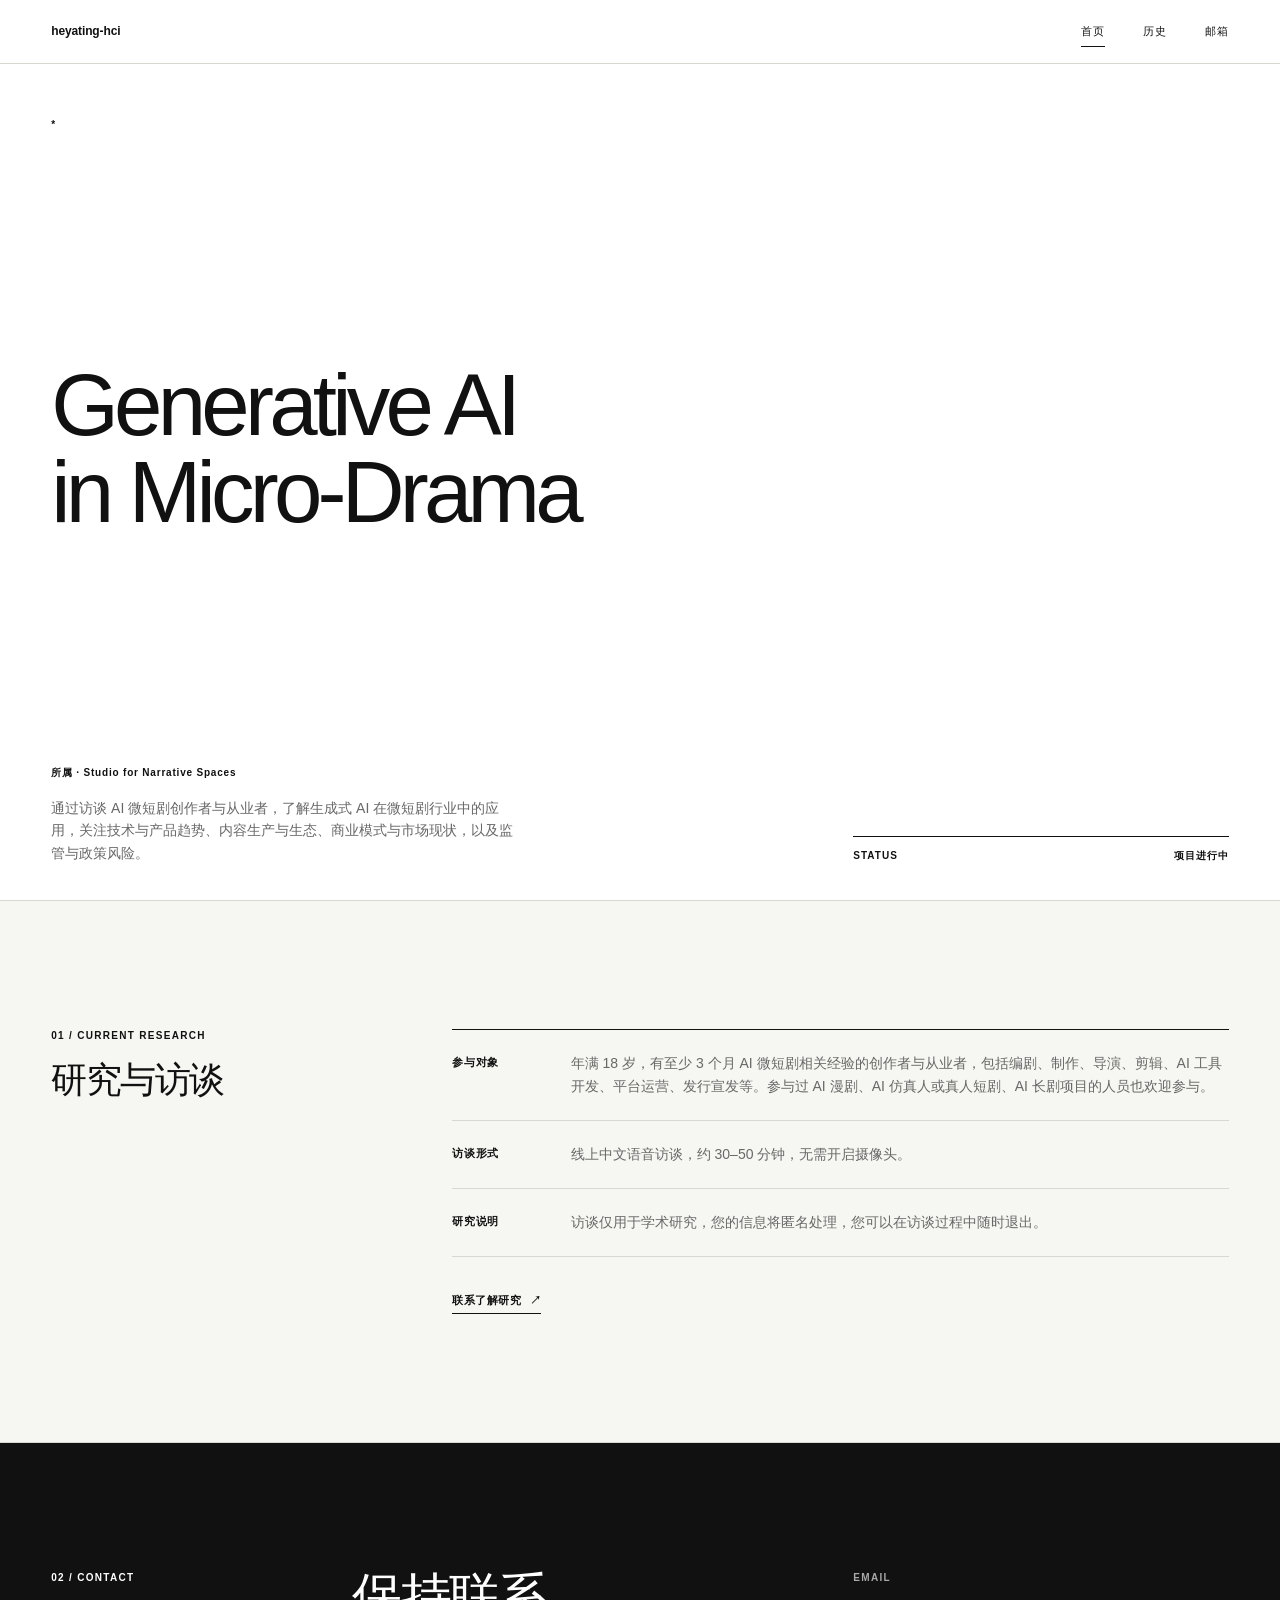
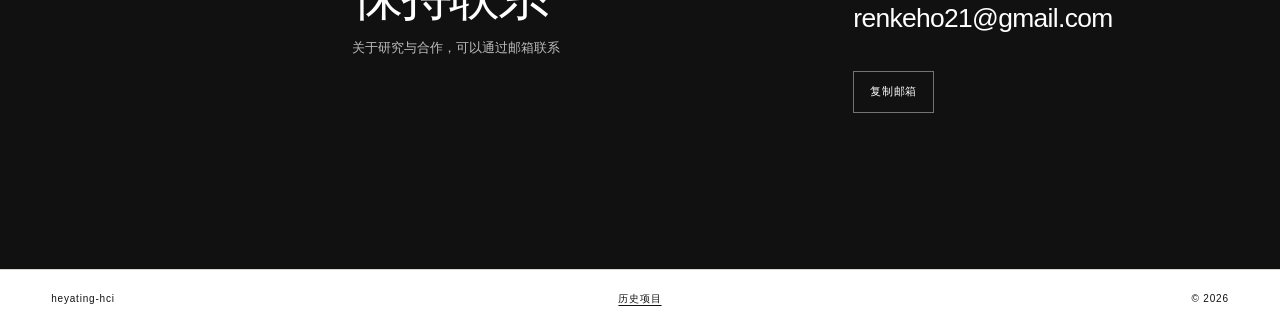
<file: index.html>
<!DOCTYPE html>
<html lang="zh-CN">
  <head>
    <meta charset="utf-8">
    <meta name="viewport" content="width=device-width, initial-scale=1">
    <meta name="description" content="Generative AI in Micro-Drama，Studio for Narrative Spaces 正在进行的学术研究，关注生成式 AI 在微短剧行业中的应用与从业者经验。">
    <meta name="referrer" content="no-referrer">
    <meta name="theme-color" content="#ffffff">
    <link rel="canonical" href="https://renke21.github.io/Data-Research-Network-hyt/">

    <meta property="og:type" content="website">
    <meta property="og:locale" content="zh_CN">
    <meta property="og:site_name" content="heyating-hci">
    <meta property="og:title" content="Generative AI in Micro-Drama｜heyating-hci">
    <meta property="og:description" content="Studio for Narrative Spaces 进行中的研究，关注 AI 微短剧的技术趋势、内容生产、行业生态与从业者经验。">
    <meta property="og:url" content="https://renke21.github.io/Data-Research-Network-hyt/">
    <meta property="og:image" content="https://renke21.github.io/Data-Research-Network-hyt/assets/og-home-2026.png">
    <meta property="og:image:alt" content="heyating-hci，Work in Progress">
    <meta name="twitter:card" content="summary_large_image">
    <meta name="twitter:image" content="https://renke21.github.io/Data-Research-Network-hyt/assets/og-home-2026.png">

    <title>Generative AI in Micro-Drama｜heyating-hci</title>
    <link rel="stylesheet" href="styles.css?v=20261111">
    <script src="site-config.js?v=20260811b" defer></script>
    <script src="script.js?v=20260811b" defer></script>
  </head>

  <body class="current-research">
    <a class="skip-link" href="#main">跳到主要内容</a>

    <header class="site-header">
      <div class="shell nav-layout">
        <a class="wordmark" href="index.html" aria-label="heyating-hci 首页">heyating-hci</a>
        <nav class="site-nav" aria-label="主要导航">
          <a href="index.html" aria-current="page">首页</a>
          <a href="history.html">历史</a>
          <a href="#contact">邮箱</a>
        </nav>
      </div>
    </header>

    <main id="main">
      <section class="home-hero" aria-labelledby="home-title">
        <div class="shell home-grid">
          <p class="eyebrow">*</p>

          <h1 id="home-title">
            Generative AI<br>in Micro-Drama
          </h1>

          <div class="home-intro">
            <p class="studio-credit">所属 · Studio for Narrative Spaces</p>
            <p>通过访谈 AI 微短剧创作者与从业者，了解生成式 AI 在微短剧行业中的应用，关注技术与产品趋势、内容生产与生态、商业模式与市场现状，以及监管与政策风险。</p>
          </div>

          <div class="home-status">
            <span>STATUS</span>
            <span>项目进行中</span>
          </div>
        </div>
      </section>

      <section class="project-section project-section-muted" aria-labelledby="research-title">
        <div class="shell project-section-grid">
          <div class="project-section-heading">
            <p class="section-index">01 / CURRENT RESEARCH</p>
            <h2 id="research-title">研究与访谈</h2>
          </div>

          <div class="project-content">
            <dl class="research-facts">
              <div>
                <dt>参与对象</dt>
                <dd>年满 18 岁，有至少 3 个月 AI 微短剧相关经验的创作者与从业者，包括编剧、制作、导演、剪辑、AI 工具开发、平台运营、发行宣发等。参与过 AI 漫剧、AI 仿真人或真人短剧、AI 长剧项目的人员也欢迎参与。</dd>
              </div>
              <div>
                <dt>访谈形式</dt>
                <dd>线上中文语音访谈，约 30–50 分钟，无需开启摄像头。</dd>
              </div>
              <div>
                <dt>研究说明</dt>
                <dd>访谈仅用于学术研究，您的信息将匿名处理，您可以在访谈过程中随时退出。</dd>
              </div>
            </dl>
            <a class="arrow-link" href="#contact">联系了解研究 <span aria-hidden="true">↗</span></a>
          </div>
        </div>
      </section>

      <section class="contact-band" id="contact" aria-labelledby="contact-title">
        <div class="shell contact-grid">
          <p class="section-index">02 / CONTACT</p>

          <div class="contact-copy">
            <h2 id="contact-title">保持联系</h2>
            <p>关于研究与合作，可以通过邮箱联系</p>
          </div>

          <div class="email-block">
            <span class="email-label">EMAIL</span>
            <strong class="email-address" data-contact-value="email">renkeho21@gmail.com</strong>
            <button class="copy-button" type="button" data-copy-contact="email">复制邮箱</button>
            <p class="copy-status" data-contact-status role="status" aria-live="polite" aria-atomic="true"></p>
          </div>
        </div>
      </section>
    </main>

    <footer class="site-footer">
      <div class="shell footer-layout">
        <p>heyating-hci</p>
        <a href="history.html">历史项目</a>
        <p>© <span data-current-year></span></p>
      </div>
    </footer>
  </body>
</html>
</file>
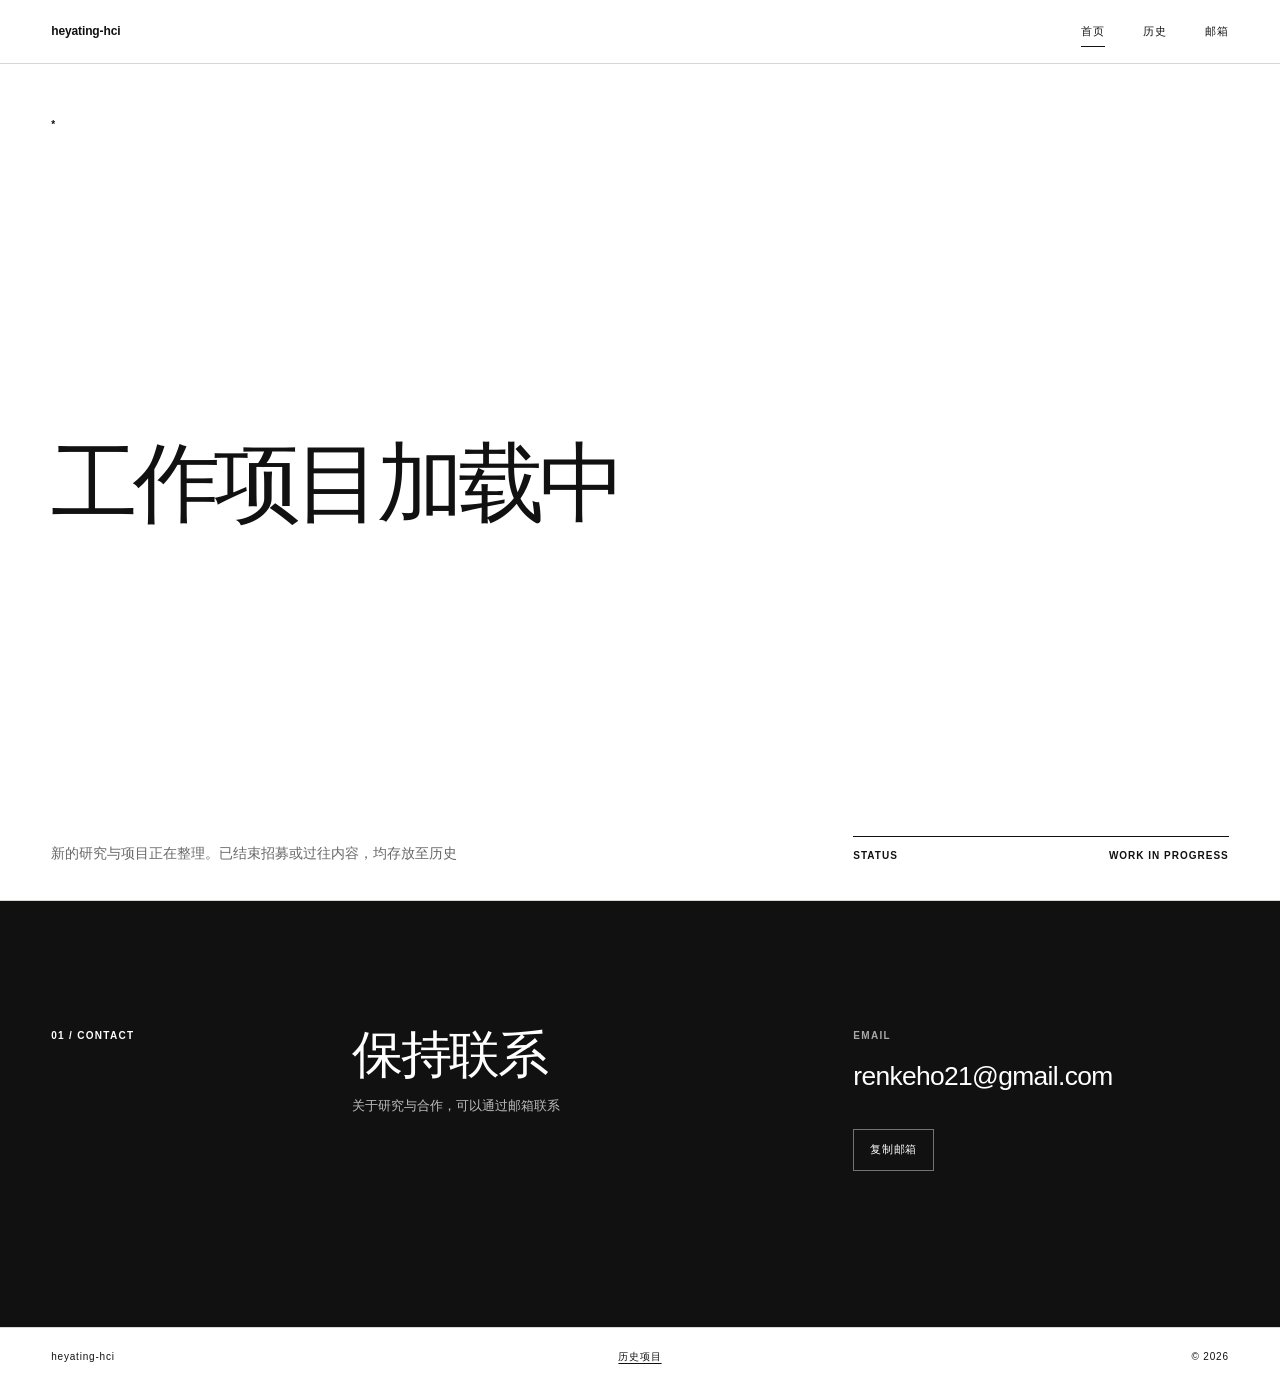
<file: backups/homepage-2026-11-11/index.html>
<!DOCTYPE html>
<html lang="zh-CN">
  <head>
    <meta charset="utf-8">
    <meta name="viewport" content="width=device-width, initial-scale=1">
    <meta name="description" content="heyating-hci 的 HCI 研究与项目页面 新的工作项目正在整理中">
    <meta name="referrer" content="no-referrer">
    <meta name="theme-color" content="#ffffff">
    <link rel="canonical" href="https://renke21.github.io/Data-Research-Network-hyt/">

    <meta property="og:type" content="website">
    <meta property="og:locale" content="zh_CN">
    <meta property="og:site_name" content="heyating-hci">
    <meta property="og:title" content="heyating-hci｜工作项目加载中">
    <meta property="og:description" content="HCI 研究、进行中的工作与历史项目记录。">
    <meta property="og:url" content="https://renke21.github.io/Data-Research-Network-hyt/">
    <meta property="og:image" content="https://renke21.github.io/Data-Research-Network-hyt/assets/og-home-2026.png">
    <meta property="og:image:alt" content="heyating-hci 工作项目加载中">
    <meta name="twitter:card" content="summary_large_image">
    <meta name="twitter:image" content="https://renke21.github.io/Data-Research-Network-hyt/assets/og-home-2026.png">

    <title>heyating-hci｜工作项目加载中</title>
    <link rel="stylesheet" href="styles.css?v=20260812">
    <script src="site-config.js?v=20260811b" defer></script>
    <script src="script.js?v=20260811b" defer></script>
  </head>

  <body>
    <a class="skip-link" href="#main">跳到主要内容</a>

    <header class="site-header">
      <div class="shell nav-layout">
        <a class="wordmark" href="index.html" aria-label="heyating-hci 首页">heyating-hci</a>
        <nav class="site-nav" aria-label="主要导航">
          <a href="index.html" aria-current="page">首页</a>
          <a href="history.html">历史</a>
          <a href="#contact">邮箱</a>
        </nav>
      </div>
    </header>

    <main id="main">
      <section class="home-hero" aria-labelledby="home-title">
        <div class="shell home-grid">
          <p class="eyebrow">*</p>

          <h1 id="home-title">
            工作项目加载中
            <span class="loading-face" aria-hidden="true">
              <span class="face face-normal">·_·</span>
              <span class="face face-blink">-_-</span>
              <span class="face face-smile">·ᴗ·</span>
            </span>
          </h1>

          <p class="home-intro">
            新的研究与项目正在整理。已结束招募或过往内容，均存放至历史
          </p>

          <div class="home-status">
            <span>STATUS</span>
            <span>WORK IN PROGRESS</span>
          </div>
        </div>
      </section>

      <section class="contact-band" id="contact" aria-labelledby="contact-title">
        <div class="shell contact-grid">
          <p class="section-index">01 / CONTACT</p>

          <div class="contact-copy">
            <h2 id="contact-title">保持联系</h2>
            <p>关于研究与合作，可以通过邮箱联系</p>
          </div>

          <div class="email-block">
            <span class="email-label">EMAIL</span>
            <strong class="email-address" data-contact-value="email">renkeho21@gmail.com</strong>
            <button class="copy-button" type="button" data-copy-contact="email">复制邮箱</button>
            <p class="copy-status" data-contact-status role="status" aria-live="polite" aria-atomic="true"></p>
          </div>
        </div>
      </section>
    </main>

    <footer class="site-footer">
      <div class="shell footer-layout">
        <p>heyating-hci</p>
        <a href="history.html">历史项目</a>
        <p>© <span data-current-year></span></p>
      </div>
    </footer>
  </body>
</html>
</file>
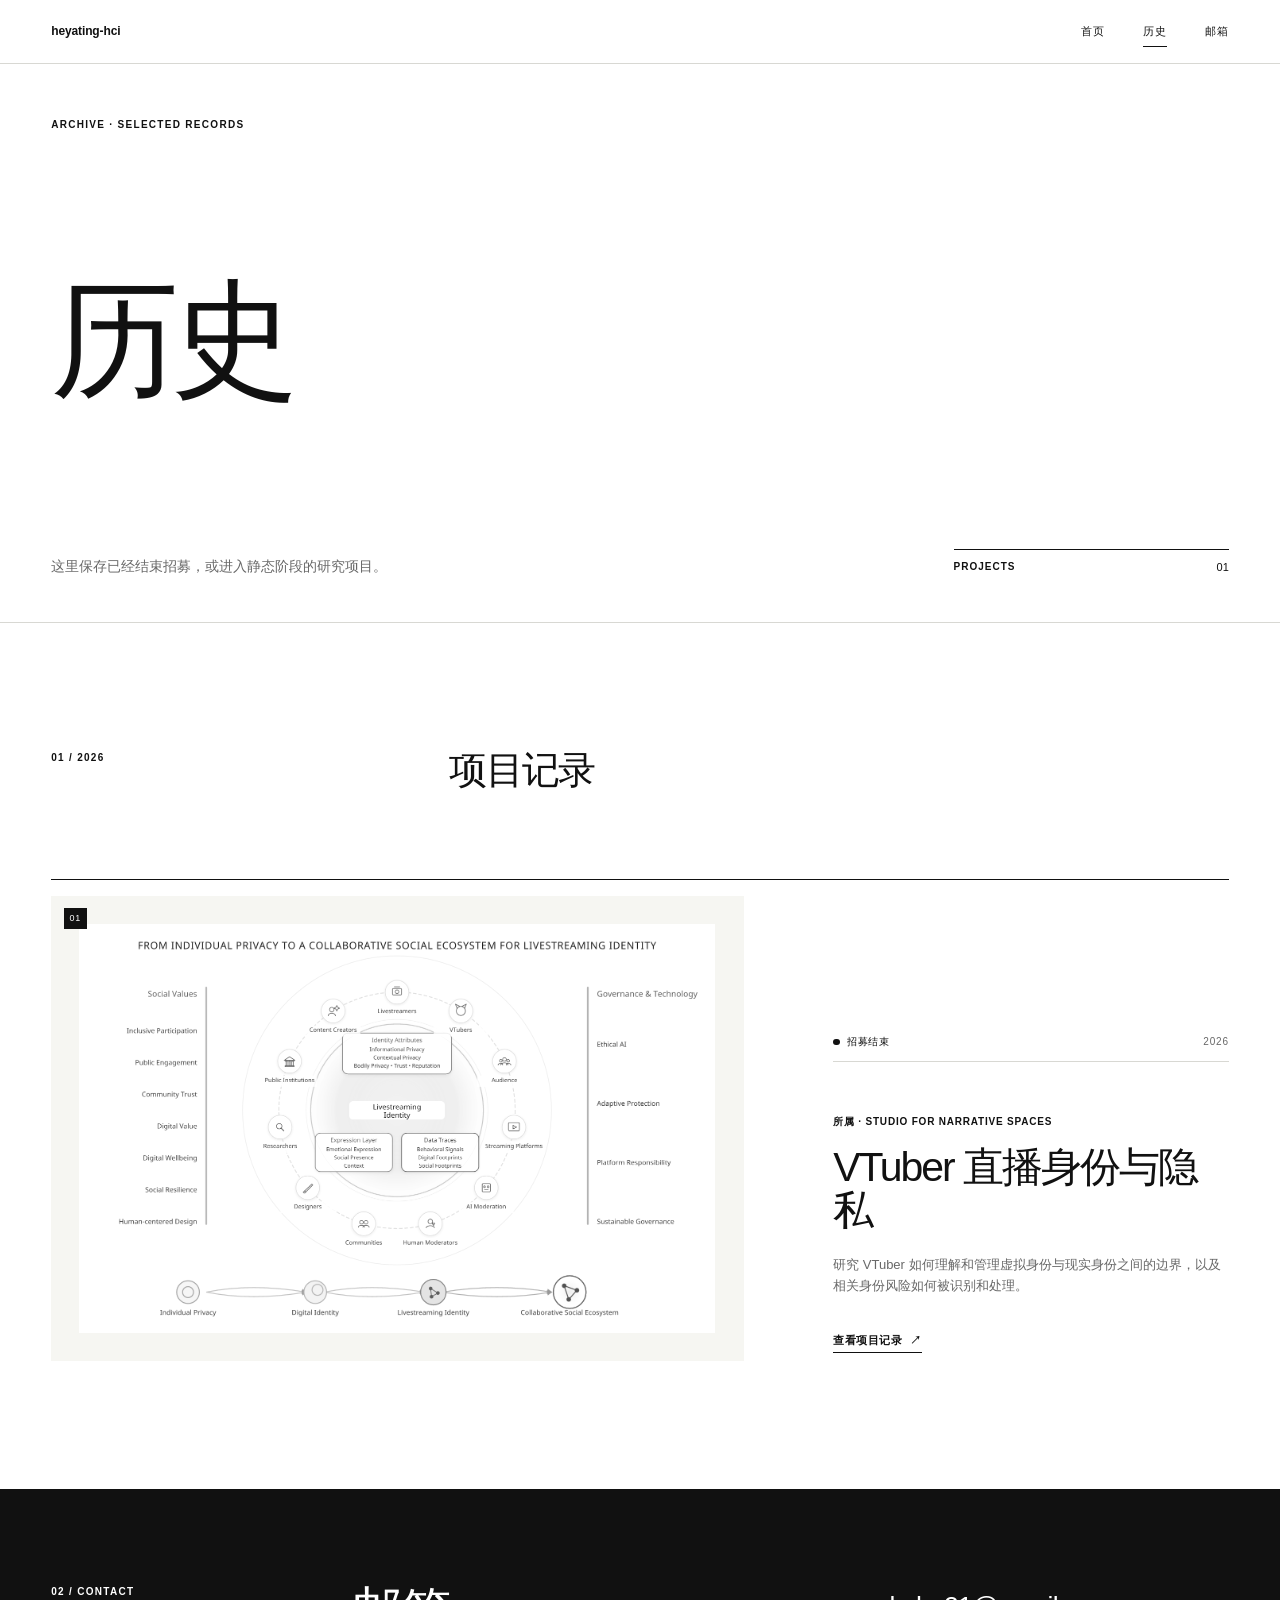
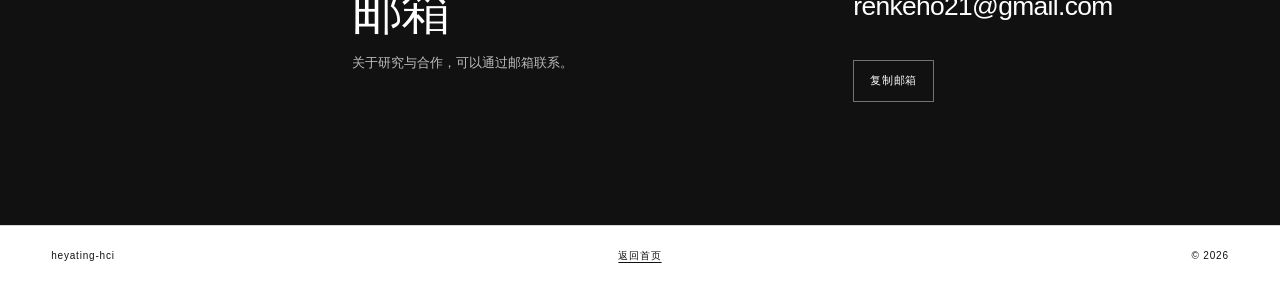
<file: history.html>
<!DOCTYPE html>
<html lang="zh-CN">
  <head>
    <meta charset="utf-8">
    <meta name="viewport" content="width=device-width, initial-scale=1">
    <meta name="description" content="heyating-hci 的历史项目集合，保存已经结束招募或进入静态阶段的 HCI 研究。">
    <meta name="referrer" content="no-referrer">
    <meta name="theme-color" content="#ffffff">
    <link rel="canonical" href="https://renke21.github.io/Data-Research-Network-hyt/history.html">

    <meta property="og:type" content="website">
    <meta property="og:locale" content="zh_CN">
    <meta property="og:site_name" content="heyating-hci">
    <meta property="og:title" content="历史项目｜heyating-hci">
    <meta property="og:description" content="已经结束招募或进入静态阶段的 HCI 研究记录。">
    <meta property="og:url" content="https://renke21.github.io/Data-Research-Network-hyt/history.html">
    <meta property="og:image" content="https://renke21.github.io/Data-Research-Network-hyt/assets/og-home-2026.png">
    <meta property="og:image:alt" content="heyating-hci 历史项目">
    <meta name="twitter:card" content="summary_large_image">

    <title>历史项目｜heyating-hci</title>
    <link rel="stylesheet" href="styles.css?v=20260811b">
    <script src="site-config.js?v=20260811b" defer></script>
    <script src="script.js?v=20260811b" defer></script>
  </head>

  <body>
    <a class="skip-link" href="#main">跳到主要内容</a>

    <header class="site-header">
      <div class="shell nav-layout">
        <a class="wordmark" href="index.html" aria-label="heyating-hci 首页">heyating-hci</a>
        <nav class="site-nav" aria-label="主要导航">
          <a href="index.html">首页</a>
          <a href="history.html" aria-current="page">历史</a>
          <a href="#contact">邮箱</a>
        </nav>
      </div>
    </header>

    <main id="main">
      <section class="archive-hero" aria-labelledby="archive-title">
        <div class="shell archive-hero-grid">
          <p class="eyebrow">ARCHIVE · SELECTED RECORDS</p>
          <h1 id="archive-title">历史</h1>
          <p class="archive-intro">
            这里保存已经结束招募，或进入静态阶段的研究项目。
          </p>
          <p class="archive-count"><span>PROJECTS</span> 01</p>
        </div>
      </section>

      <section class="archive-list" aria-labelledby="archive-list-title">
        <div class="shell">
          <div class="archive-list-heading">
            <p class="section-index">01 / 2026</p>
            <h2 id="archive-list-title">项目记录</h2>
          </div>

          <article class="archive-card">
            <a class="archive-image-link" href="vtuber-identity-study.html" aria-label="查看 VTuber 直播身份与隐私研究记录">
              <img
                src="assets/livestreaming-identity-ecosystem.png"
                alt="直播身份协作式社会生态研究框架预览"
                width="1600"
                height="1029"
              >
              <span class="image-number" aria-hidden="true">01</span>
            </a>

            <div class="archive-card-copy">
              <div class="archive-meta">
                <span class="status-label">招募结束</span>
                <span>2026</span>
              </div>

              <p class="studio-credit">所属 · STUDIO FOR NARRATIVE SPACES</p>

              <h3><a href="vtuber-identity-study.html">VTuber 直播身份与隐私</a></h3>

              <p class="archive-summary">
                研究 VTuber 如何理解和管理虚拟身份与现实身份之间的边界，以及相关身份风险如何被识别和处理。
              </p>

              <a class="arrow-link" href="vtuber-identity-study.html">
                查看项目记录 <span aria-hidden="true">↗</span>
              </a>
            </div>
          </article>
        </div>
      </section>

      <section class="contact-band contact-band-compact" id="contact" aria-labelledby="contact-title">
        <div class="shell contact-grid">
          <p class="section-index">02 / CONTACT</p>
          <div class="contact-copy">
            <h2 id="contact-title">邮箱</h2>
            <p>关于研究与合作，可以通过邮箱联系。</p>
          </div>
          <div class="email-block">
            <strong class="email-address" data-contact-value="email">renkeho21@gmail.com</strong>
            <button class="copy-button" type="button" data-copy-contact="email">复制邮箱</button>
            <p class="copy-status" data-contact-status role="status" aria-live="polite" aria-atomic="true"></p>
          </div>
        </div>
      </section>
    </main>

    <footer class="site-footer">
      <div class="shell footer-layout">
        <p>heyating-hci</p>
        <a href="index.html">返回首页</a>
        <p>© <span data-current-year></span></p>
      </div>
    </footer>
  </body>
</html>
</file>
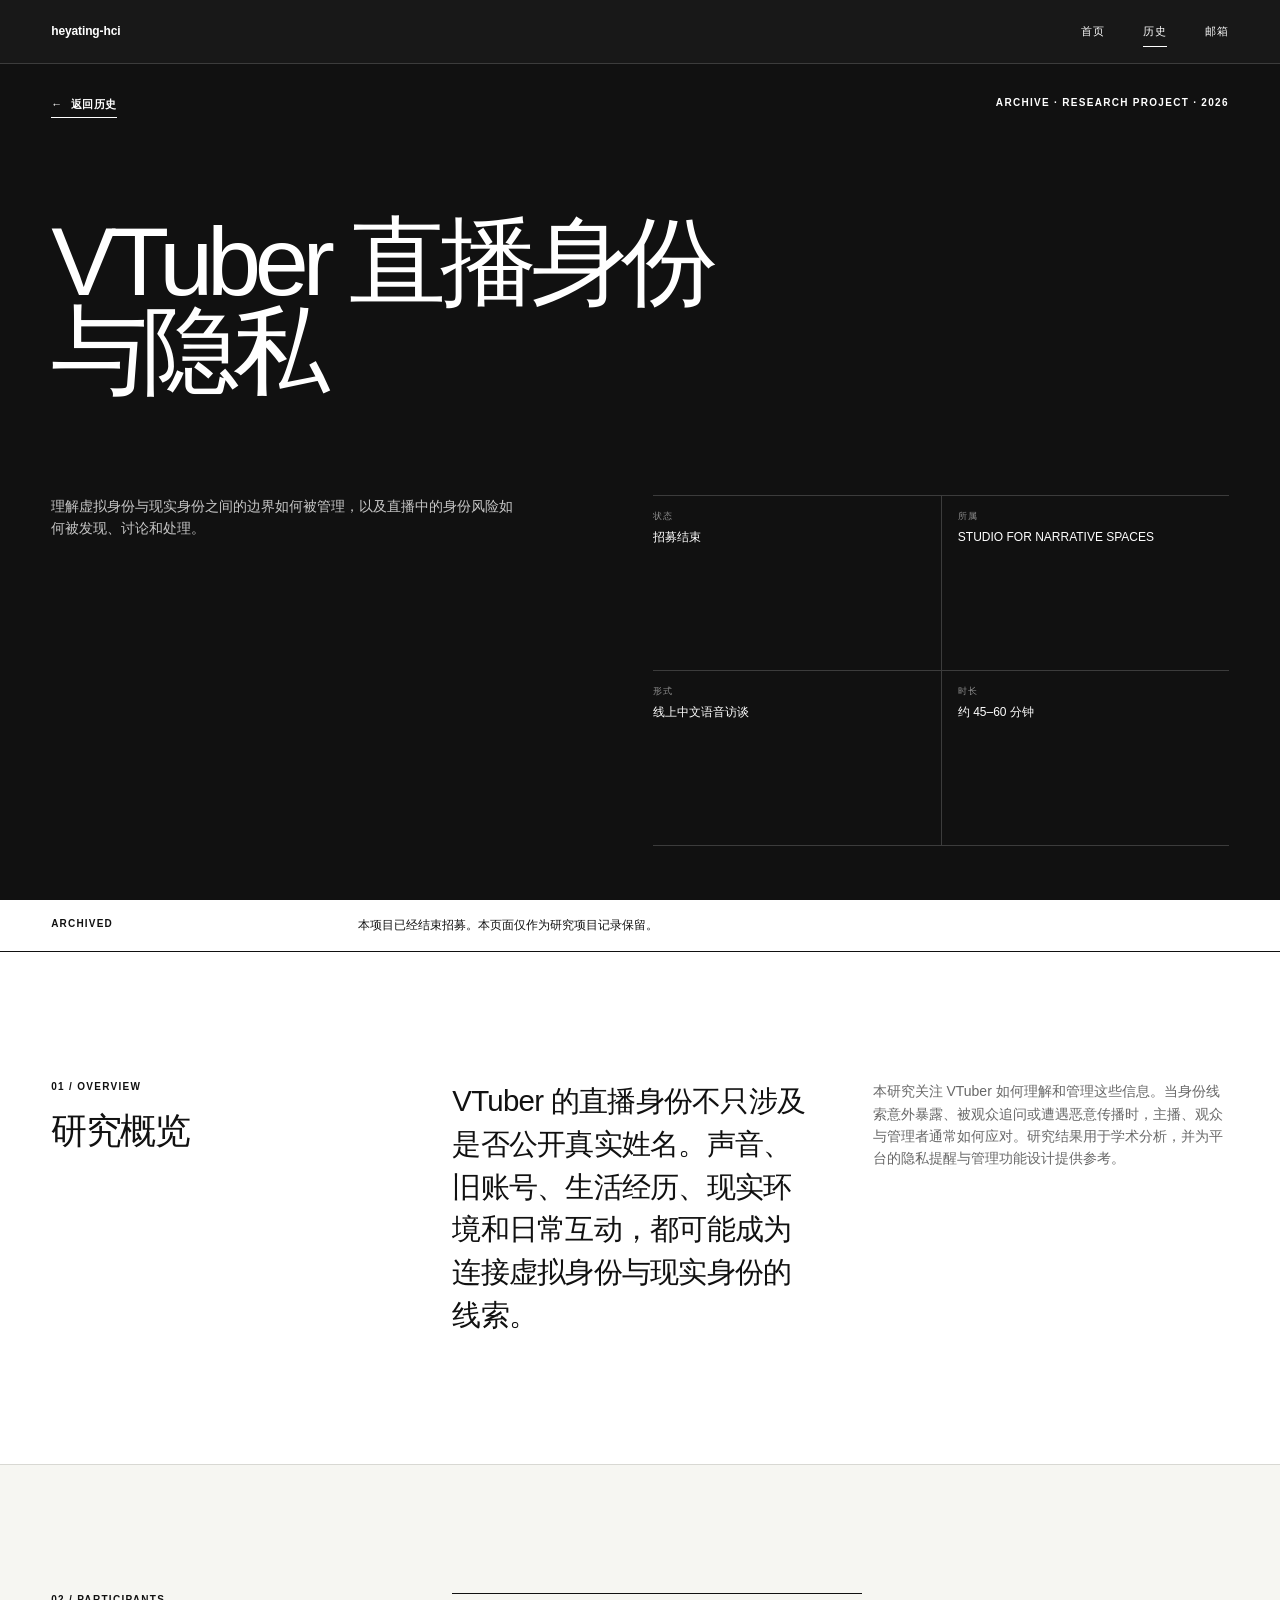
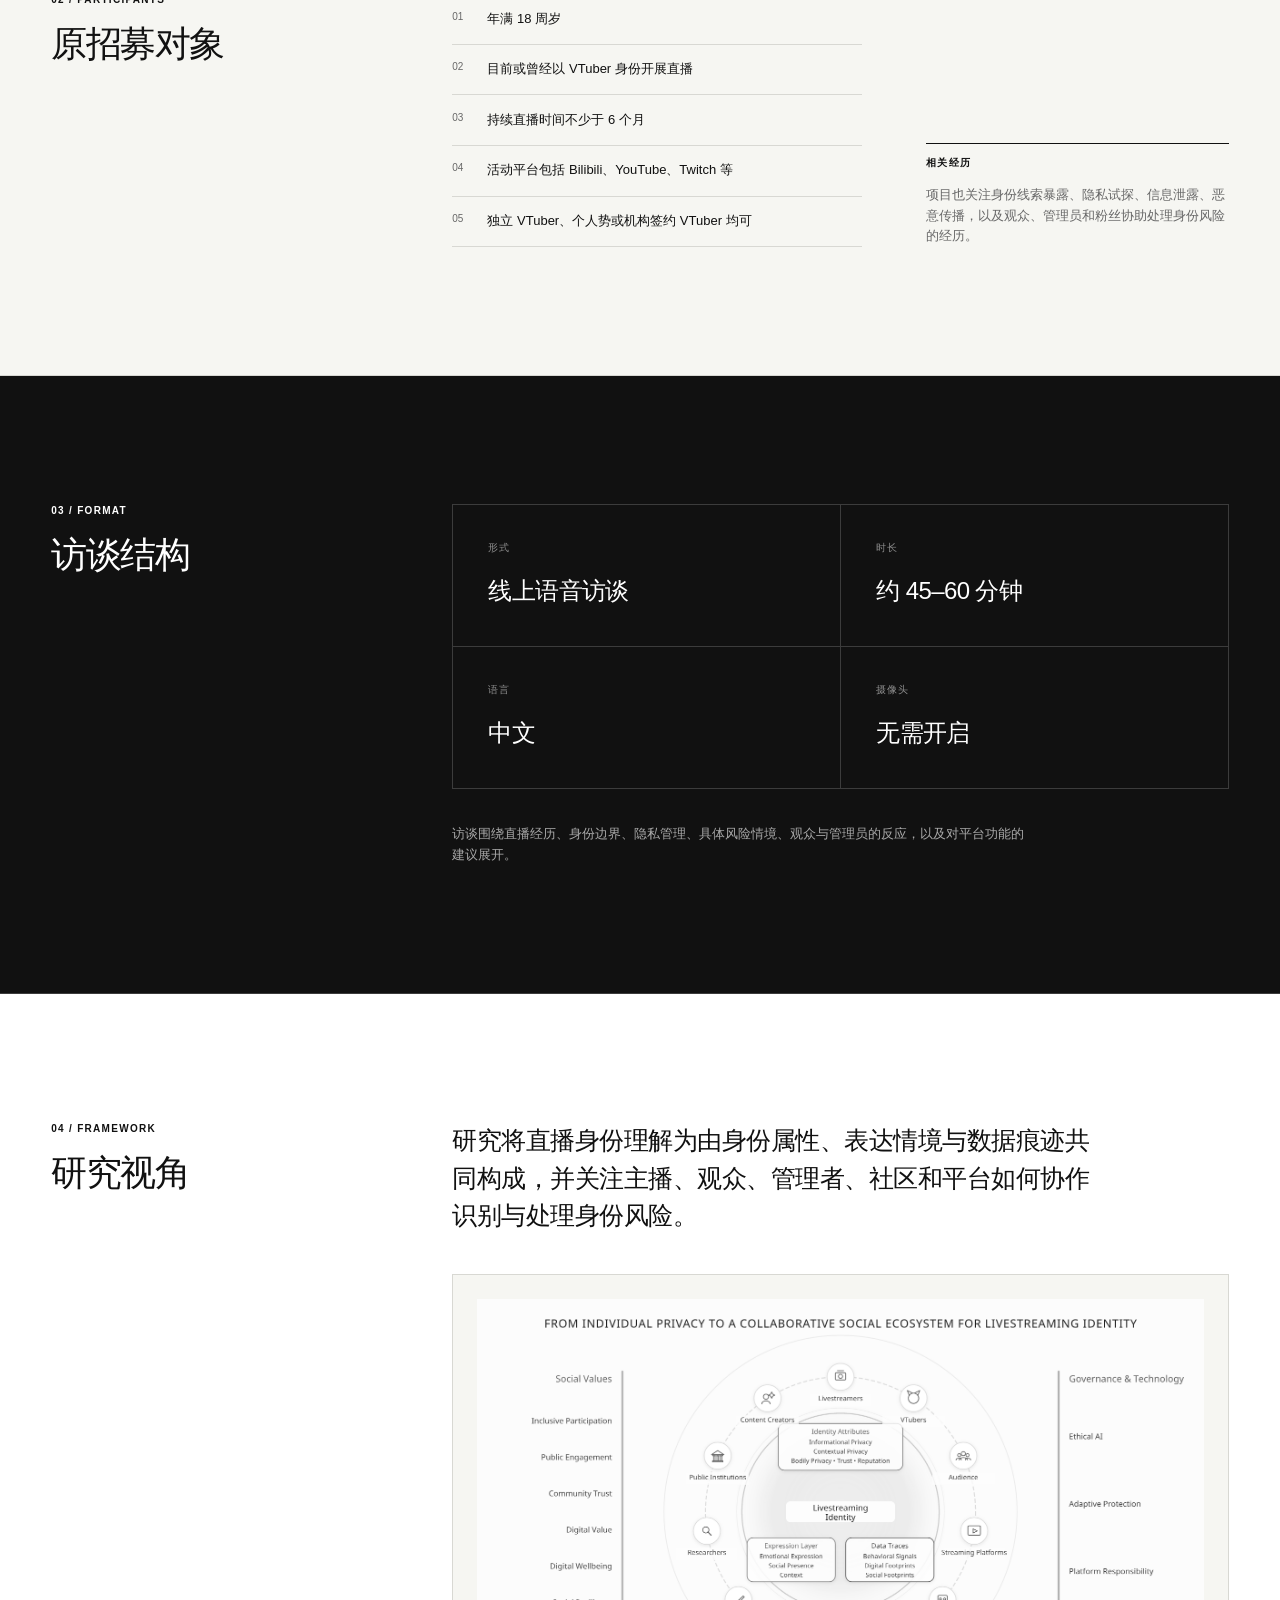
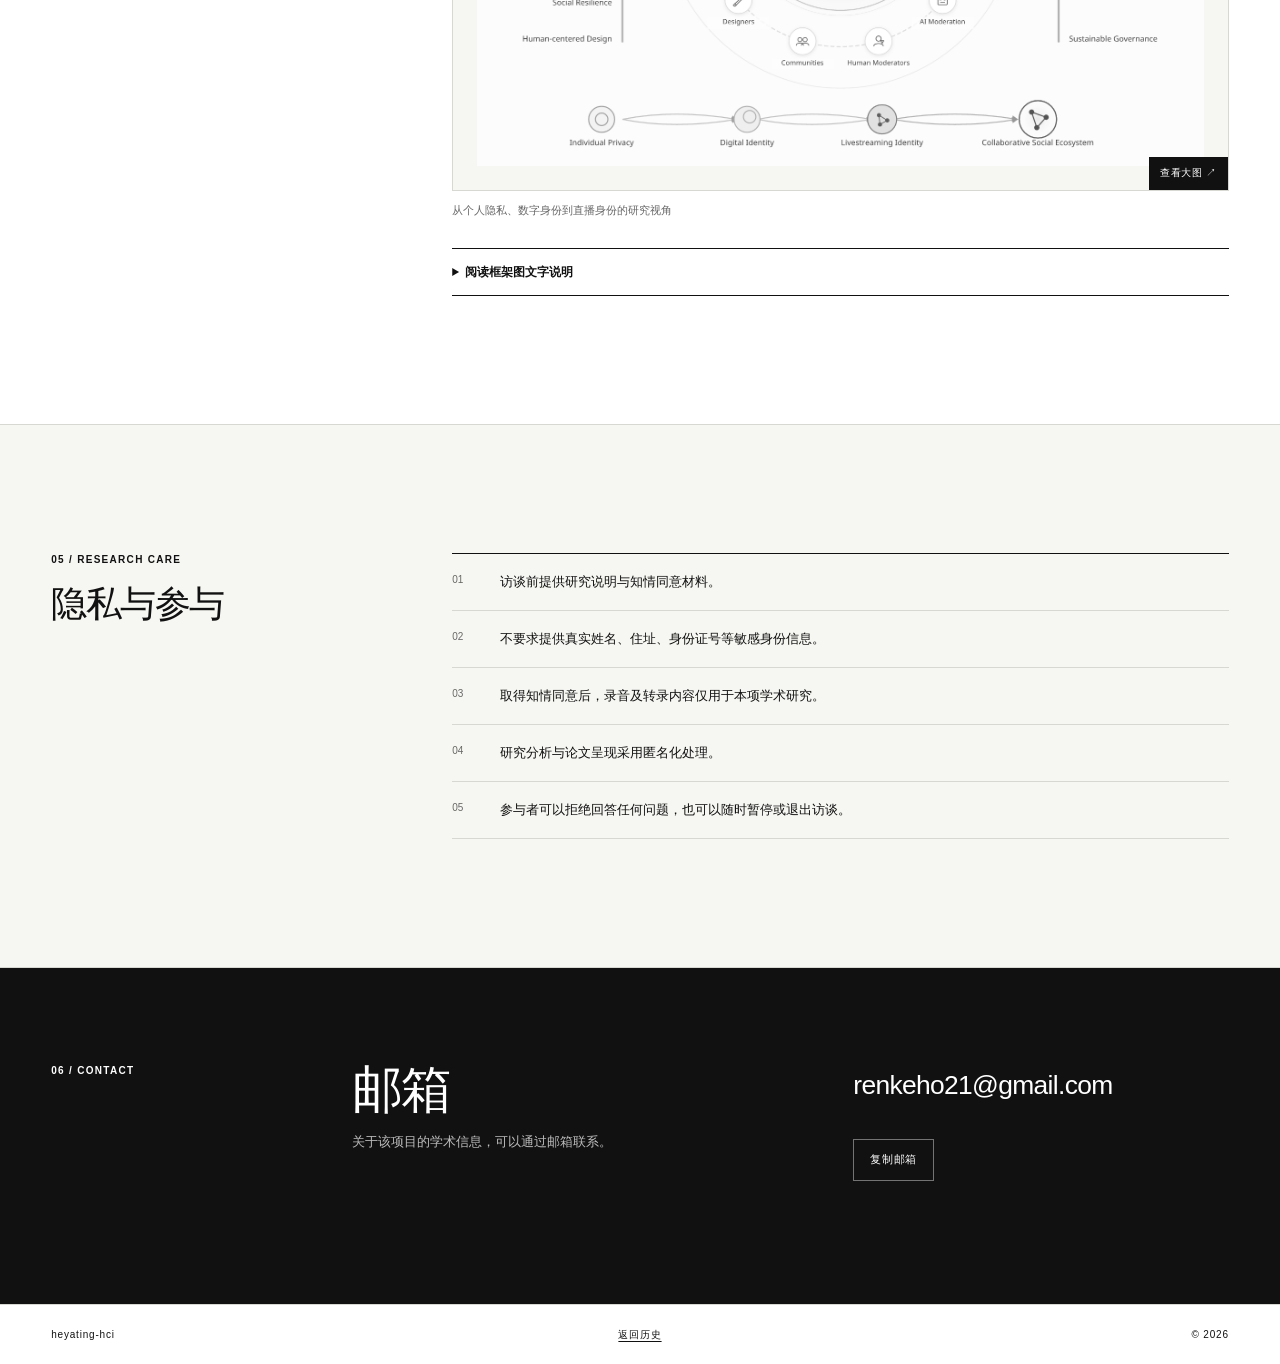
<file: vtuber-identity-study.html>
<!DOCTYPE html>
<html lang="zh-CN">
  <head>
    <meta charset="utf-8">
    <meta name="viewport" content="width=device-width, initial-scale=1">
    <meta name="description" content="VTuber 直播身份与隐私研究的历史项目记录。项目所属 STUDIO FOR NARRATIVE SPACES，招募已经结束。">
    <meta name="referrer" content="no-referrer">
    <meta name="theme-color" content="#111111">
    <link rel="canonical" href="https://renke21.github.io/Data-Research-Network-hyt/vtuber-identity-study.html">

    <meta property="og:type" content="article">
    <meta property="og:locale" content="zh_CN">
    <meta property="og:site_name" content="heyating-hci">
    <meta property="og:title" content="VTuber 直播身份与隐私｜项目记录">
    <meta property="og:description" content="关于 VTuber 直播身份边界与隐私保护的 HCI 研究记录。">
    <meta property="og:url" content="https://renke21.github.io/Data-Research-Network-hyt/vtuber-identity-study.html">
    <meta property="og:image" content="https://renke21.github.io/Data-Research-Network-hyt/assets/livestreaming-identity-ecosystem.png">
    <meta property="og:image:alt" content="直播身份协作式社会生态研究框架图">
    <meta name="twitter:card" content="summary_large_image">

    <title>VTuber 直播身份与隐私｜项目记录</title>
    <link rel="stylesheet" href="styles.css?v=20260811b">
    <script src="site-config.js?v=20260811b" defer></script>
    <script src="script.js?v=20260811b" defer></script>
  </head>

  <body class="project-page">
    <a class="skip-link" href="#main">跳到主要内容</a>

    <header class="site-header site-header-dark">
      <div class="shell nav-layout">
        <a class="wordmark" href="index.html" aria-label="heyating-hci 首页">heyating-hci</a>
        <nav class="site-nav" aria-label="主要导航">
          <a href="index.html">首页</a>
          <a href="history.html" aria-current="page">历史</a>
          <a href="#contact">邮箱</a>
        </nav>
      </div>
    </header>

    <main id="main">
      <section class="project-hero" aria-labelledby="project-title">
        <div class="shell project-hero-grid">
          <a class="back-link" href="history.html"><span aria-hidden="true">←</span> 返回历史</a>
          <p class="eyebrow">ARCHIVE · RESEARCH PROJECT · 2026</p>

          <h1 id="project-title">VTuber 直播身份<br>与隐私</h1>

          <p class="project-lead">
            理解虚拟身份与现实身份之间的边界如何被管理，以及直播中的身份风险如何被发现、讨论和处理。
          </p>

          <dl class="project-meta-list">
            <div><dt>状态</dt><dd>招募结束</dd></div>
            <div><dt>所属</dt><dd>STUDIO FOR NARRATIVE SPACES</dd></div>
            <div><dt>形式</dt><dd>线上中文语音访谈</dd></div>
            <div><dt>时长</dt><dd>约 45–60 分钟</dd></div>
          </dl>
        </div>
      </section>

      <aside class="archive-notice" aria-label="项目状态说明">
        <div class="shell">
          <span>ARCHIVED</span>
          <p>本项目已经结束招募。本页面仅作为研究项目记录保留。</p>
        </div>
      </aside>

      <section class="project-section" aria-labelledby="overview-title">
        <div class="shell project-section-grid">
          <div class="project-section-heading">
            <p class="section-index">01 / OVERVIEW</p>
            <h2 id="overview-title">研究概览</h2>
          </div>
          <div class="project-prose">
            <p class="lead">
              VTuber 的直播身份不只涉及是否公开真实姓名。声音、旧账号、生活经历、现实环境和日常互动，都可能成为连接虚拟身份与现实身份的线索。
            </p>
            <p>
              本研究关注 VTuber 如何理解和管理这些信息。当身份线索意外暴露、被观众追问或遭遇恶意传播时，主播、观众与管理者通常如何应对。研究结果用于学术分析，并为平台的隐私提醒与管理功能设计提供参考。
            </p>
          </div>
        </div>
      </section>

      <section class="project-section project-section-muted" aria-labelledby="participants-title">
        <div class="shell project-section-grid">
          <div class="project-section-heading">
            <p class="section-index">02 / PARTICIPANTS</p>
            <h2 id="participants-title">原招募对象</h2>
          </div>
          <div class="project-content participant-grid">
            <ul class="editorial-list">
              <li>年满 18 周岁</li>
              <li>目前或曾经以 VTuber 身份开展直播</li>
              <li>持续直播时间不少于 6 个月</li>
              <li>活动平台包括 Bilibili、YouTube、Twitch 等</li>
              <li>独立 VTuber、个人势或机构签约 VTuber 均可</li>
            </ul>
            <div class="experience-note">
              <p class="small-label">相关经历</p>
              <p>项目也关注身份线索暴露、隐私试探、信息泄露、恶意传播，以及观众、管理员和粉丝协助处理身份风险的经历。</p>
            </div>
          </div>
        </div>
      </section>

      <section class="project-section project-section-dark" aria-labelledby="format-title">
        <div class="shell project-section-grid">
          <div class="project-section-heading">
            <p class="section-index">03 / FORMAT</p>
            <h2 id="format-title">访谈结构</h2>
          </div>
          <div class="project-content">
            <dl class="format-grid">
              <div><dt>形式</dt><dd>线上语音访谈</dd></div>
              <div><dt>时长</dt><dd>约 45–60 分钟</dd></div>
              <div><dt>语言</dt><dd>中文</dd></div>
              <div><dt>摄像头</dt><dd>无需开启</dd></div>
            </dl>
            <p class="format-note">
              访谈围绕直播经历、身份边界、隐私管理、具体风险情境、观众与管理员的反应，以及对平台功能的建议展开。
            </p>
          </div>
        </div>
      </section>

      <section class="project-section" aria-labelledby="framework-title">
        <div class="shell project-section-grid">
          <div class="project-section-heading">
            <p class="section-index">04 / FRAMEWORK</p>
            <h2 id="framework-title">研究视角</h2>
          </div>
          <div class="project-content">
            <p class="project-framework-copy">
              研究将直播身份理解为由身份属性、表达情境与数据痕迹共同构成，并关注主播、观众、管理者、社区和平台如何协作识别与处理身份风险。
            </p>

            <figure class="framework-figure">
              <button
                class="image-button"
                type="button"
                data-image="assets/livestreaming-identity-ecosystem.png"
                data-alt="从个人隐私到直播身份协作式社会生态的研究框架图"
                aria-label="查看直播身份协作式社会生态研究框架大图"
              >
                <img
                  src="assets/livestreaming-identity-ecosystem.png"
                  alt="直播身份协作式社会生态研究框架图"
                  aria-describedby="framework-caption"
                  loading="lazy"
                  width="1600"
                  height="1029"
                >
                <span class="image-action">查看大图 <span aria-hidden="true">↗</span></span>
              </button>
              <figcaption id="framework-caption">从个人隐私、数字身份到直播身份的研究视角</figcaption>
            </figure>

            <details class="figure-transcript">
              <summary>阅读框架图文字说明</summary>
              <div>
                <p>框架以直播身份为中心，包含身份属性、表达层和数据痕迹。身份属性涉及信息隐私、情境隐私、身体隐私、信任与声誉。表达层涉及情绪表达、社会呈现与具体情境。数据痕迹涉及行为信号、数字足迹与社会足迹。</p>
                <p>相关参与者包括主播、VTuber、观众、直播平台、人工智能审核、人工审核员、社区、设计师、研究者、公共机构和内容创作者。</p>
              </div>
            </details>
          </div>
        </div>
      </section>

      <section class="project-section project-section-muted" aria-labelledby="privacy-title">
        <div class="shell project-section-grid">
          <div class="project-section-heading">
            <p class="section-index">05 / RESEARCH CARE</p>
            <h2 id="privacy-title">隐私与参与</h2>
          </div>
          <div class="project-content">
            <ol class="numbered-list">
              <li>访谈前提供研究说明与知情同意材料。</li>
              <li>不要求提供真实姓名、住址、身份证号等敏感身份信息。</li>
              <li>取得知情同意后，录音及转录内容仅用于本项学术研究。</li>
              <li>研究分析与论文呈现采用匿名化处理。</li>
              <li>参与者可以拒绝回答任何问题，也可以随时暂停或退出访谈。</li>
            </ol>
          </div>
        </div>
      </section>

      <section class="contact-band contact-band-compact" id="contact" aria-labelledby="contact-title">
        <div class="shell contact-grid">
          <p class="section-index">06 / CONTACT</p>
          <div class="contact-copy">
            <h2 id="contact-title">邮箱</h2>
            <p>关于该项目的学术信息，可以通过邮箱联系。</p>
          </div>
          <div class="email-block">
            <strong class="email-address" data-contact-value="email">renkeho21@gmail.com</strong>
            <button class="copy-button" type="button" data-copy-contact="email">复制邮箱</button>
            <p class="copy-status" data-contact-status role="status" aria-live="polite" aria-atomic="true"></p>
          </div>
        </div>
      </section>
    </main>

    <footer class="site-footer">
      <div class="shell footer-layout">
        <p>heyating-hci</p>
        <a href="history.html">返回历史</a>
        <p>© <span data-current-year></span></p>
      </div>
    </footer>

    <dialog class="image-dialog" id="image-dialog" aria-labelledby="dialog-title">
      <div class="dialog-header">
        <h2 id="dialog-title">研究框架大图</h2>
        <button class="dialog-close" type="button" aria-label="关闭大图">关闭 ×</button>
      </div>
      <div class="dialog-image-wrap">
        <img id="dialog-image" src="assets/livestreaming-identity-ecosystem.png" alt="直播身份协作式社会生态研究框架图">
      </div>
    </dialog>
  </body>
</html>
</file>
<file: styles.css>
:root {
  --ink: #111111;
  --paper: #ffffff;
  --warm-white: #f6f6f2;
  --muted: #686868;
  --line: #d8d8d3;
  --dark-line: #3c3c3c;
  --shell: 74rem;
  --gutter: clamp(1.25rem, 4vw, 3.5rem);
  --header-height: 4rem;
  --font-sans: Arial, "Helvetica Neue", "Noto Sans SC", "PingFang SC",
    "Microsoft YaHei", sans-serif;
}

*,
*::before,
*::after {
  box-sizing: border-box;
}

html {
  scroll-behavior: smooth;
  scroll-padding-top: var(--header-height);
}

body {
  margin: 0;
  color: var(--ink);
  background: var(--paper);
  font-family: var(--font-sans);
  font-size: 0.9375rem;
  line-height: 1.6;
  text-rendering: optimizeLegibility;
  -webkit-font-smoothing: antialiased;
}

body:has(dialog[open]) {
  overflow: hidden;
}

a {
  color: inherit;
  text-decoration: none;
}

button,
input,
textarea,
select {
  font: inherit;
}

button {
  color: inherit;
}

img {
  display: block;
  max-width: 100%;
  height: auto;
}

p,
h1,
h2,
h3,
dl,
dd,
figure {
  margin: 0;
}

ul,
ol {
  margin: 0;
  padding: 0;
}

::selection {
  color: var(--paper);
  background: var(--ink);
}

:focus-visible {
  outline: 2px solid currentColor;
  outline-offset: 4px;
}

.shell {
  width: min(100%, calc(var(--shell) + (var(--gutter) * 2)));
  margin-inline: auto;
  padding-inline: var(--gutter);
}

.skip-link {
  position: fixed;
  z-index: 1000;
  top: 0.75rem;
  left: 0.75rem;
  padding: 0.6rem 0.9rem;
  color: var(--paper);
  background: var(--ink);
  font-size: 0.75rem;
  transform: translateY(-200%);
}

.skip-link:focus {
  transform: translateY(0);
}

.site-header {
  position: sticky;
  z-index: 50;
  top: 0;
  height: var(--header-height);
  color: var(--ink);
  background: rgba(255, 255, 255, 0.96);
  border-bottom: 1px solid var(--line);
}

.site-header-dark {
  color: var(--paper);
  background: rgba(17, 17, 17, 0.97);
  border-bottom-color: var(--dark-line);
}

.nav-layout {
  display: flex;
  align-items: center;
  justify-content: space-between;
  height: 100%;
  gap: 2rem;
}

.wordmark {
  font-size: 0.75rem;
  font-weight: 700;
  letter-spacing: -0.01em;
}

.site-nav {
  display: flex;
  align-items: center;
  gap: clamp(1.1rem, 3vw, 2.5rem);
  font-size: 0.6875rem;
  letter-spacing: 0.08em;
}

.site-nav a {
  position: relative;
  padding-block: 0.4rem;
}

.site-nav a::after {
  position: absolute;
  right: 0;
  bottom: 0;
  left: 0;
  height: 1px;
  background: currentColor;
  content: "";
  transform: scaleX(0);
  transform-origin: right;
  transition: transform 180ms ease;
}

.site-nav a:hover::after,
.site-nav a[aria-current="page"]::after {
  transform: scaleX(1);
  transform-origin: left;
}

.eyebrow,
.section-index,
.small-label,
.email-label {
  font-size: 0.625rem;
  font-weight: 700;
  line-height: 1.3;
  letter-spacing: 0.13em;
}

/* Home */

.home-hero {
  min-height: calc(100svh - var(--header-height));
  border-bottom: 1px solid var(--line);
}

.home-grid {
  display: grid;
  min-height: calc(100svh - var(--header-height));
  grid-template-columns: repeat(12, minmax(0, 1fr));
  grid-template-rows: auto 1fr auto;
  column-gap: clamp(0.8rem, 2vw, 1.6rem);
  padding-top: clamp(2rem, 6vh, 4.5rem);
  padding-bottom: clamp(1.5rem, 4vh, 3rem);
}

.home-grid > .eyebrow {
  grid-column: 1 / 5;
}

.home-grid h1 {
  align-self: center;
  grid-column: 1 / 11;
  margin-block: clamp(3.5rem, 11vh, 8rem);
  font-size: clamp(3rem, 6.8vw, 6.1rem);
  font-weight: 500;
  line-height: 0.92;
  letter-spacing: -0.065em;
}

#home-title {
  display: flex;
  align-items: baseline;
  gap: 0.12em;
}

.loading-face {
  position: relative;
  display: inline-block;
  width: 1.8em;
  height: 1em;
  flex-shrink: 0;
  font-size: 0.36em;
  font-weight: 400;
  line-height: 1;
  white-space: nowrap;
}

.face {
  position: absolute;
  top: 0;
  left: 0;
  white-space: nowrap;
  opacity: 0;
  animation-duration: 5s;
  animation-iteration-count: infinite;
  animation-timing-function: steps(1, end);
}

.face-normal {
  animation-name: face-normal;
}

.face-blink {
  animation-name: face-blink;
}

.face-smile {
  animation-name: face-smile;
}

@keyframes face-normal {
  0%,
  69% {
    opacity: 1;
  }

  70%,
  73% {
    opacity: 0;
  }

  74%,
  87% {
    opacity: 1;
  }

  88%,
  94% {
    opacity: 0;
  }

  95%,
  100% {
    opacity: 1;
  }
}

@keyframes face-blink {
  0%,
  69% {
    opacity: 0;
  }

  70%,
  73% {
    opacity: 1;
  }

  74%,
  100% {
    opacity: 0;
  }
}

@keyframes face-smile {
  0%,
  87% {
    opacity: 0;
  }

  88%,
  94% {
    opacity: 1;
  }

  95%,
  100% {
    opacity: 0;
  }
}

.home-intro {
  align-self: end;
  grid-column: 1 / 6;
  max-width: 31rem;
  color: var(--muted);
  font-size: 0.875rem;
}

.home-status {
  display: flex;
  align-self: end;
  justify-content: space-between;
  grid-column: 9 / 13;
  gap: 1rem;
  padding-top: 0.7rem;
  border-top: 1px solid var(--ink);
  font-size: 0.625rem;
  font-weight: 700;
  letter-spacing: 0.1em;
}

/* Current homepage research */

.current-research #home-title {
  display: block;
  line-height: 1;
  letter-spacing: -0.055em;
}

.current-research .studio-credit {
  color: var(--ink);
}

.research-facts {
  border-top: 1px solid var(--ink);
}

.research-facts > div {
  display: grid;
  grid-template-columns: 5rem minmax(0, 1fr);
  gap: clamp(1rem, 3vw, 2.5rem);
  padding-block: 1.4rem;
  border-bottom: 1px solid var(--line);
}

.research-facts dt {
  padding-top: 0.1rem;
  font-size: 0.6875rem;
  font-weight: 700;
  letter-spacing: 0.06em;
}

.research-facts dd {
  color: var(--muted);
  font-size: 0.875rem;
}

@media (max-width: 620px) {
  .research-facts > div {
    grid-template-columns: minmax(0, 1fr);
    gap: 0.65rem;
  }
}

/* Contact and footer */

.contact-band {
  color: var(--paper);
  background: var(--ink);
  padding-block: clamp(4.5rem, 10vw, 8rem);
}

.contact-band-compact {
  padding-block: clamp(3.5rem, 8vw, 6rem);
}

.contact-grid {
  display: grid;
  grid-template-columns: repeat(12, minmax(0, 1fr));
  column-gap: clamp(0.8rem, 2vw, 1.6rem);
}

.contact-grid > .section-index {
  grid-column: 1 / 3;
}

.contact-copy {
  grid-column: 4 / 8;
}

.contact-copy h2 {
  margin-bottom: 1rem;
  font-size: clamp(2rem, 4vw, 3.6rem);
  font-weight: 500;
  line-height: 1;
  letter-spacing: -0.045em;
}

.contact-copy p {
  max-width: 21rem;
  color: #bdbdbd;
  font-size: 0.8125rem;
}

.email-block {
  display: grid;
  align-content: start;
  grid-column: 9 / 13;
  justify-items: start;
}

.email-label {
  margin-bottom: 0.8rem;
  color: #a8a8a8;
}

.email-address {
  max-width: 100%;
  font-size: clamp(1.05rem, 2.1vw, 1.65rem);
  font-weight: 500;
  letter-spacing: -0.025em;
  overflow-wrap: anywhere;
}

.copy-button {
  margin-top: 2rem;
  padding: 0.7rem 1rem;
  color: var(--paper);
  background: transparent;
  border: 1px solid #737373;
  border-radius: 0;
  cursor: pointer;
  font-size: 0.6875rem;
  letter-spacing: 0.06em;
  transition: color 160ms ease, background 160ms ease, border-color 160ms ease;
}

.copy-button:hover {
  color: var(--ink);
  background: var(--paper);
  border-color: var(--paper);
}

.copy-status {
  min-height: 1.5em;
  margin-top: 0.7rem;
  color: #bdbdbd;
  font-size: 0.6875rem;
}

.site-footer {
  padding-block: 1.35rem;
  border-top: 1px solid var(--line);
  background: var(--paper);
}

.footer-layout {
  display: grid;
  grid-template-columns: 1fr auto 1fr;
  align-items: center;
  gap: 1rem;
  font-size: 0.625rem;
  letter-spacing: 0.08em;
}

.footer-layout a {
  text-decoration: underline;
  text-underline-offset: 0.25em;
}

.footer-layout p:last-child {
  text-align: right;
}

/* History */

.archive-hero {
  border-bottom: 1px solid var(--line);
}

.archive-hero-grid {
  display: grid;
  min-height: 62svh;
  grid-template-columns: repeat(12, minmax(0, 1fr));
  grid-template-rows: auto 1fr auto;
  column-gap: clamp(0.8rem, 2vw, 1.6rem);
  padding-top: clamp(2rem, 6vh, 4.5rem);
  padding-bottom: clamp(2rem, 5vh, 3.5rem);
}

.archive-hero .eyebrow {
  grid-column: 1 / 6;
}

.archive-hero h1 {
  align-self: center;
  grid-column: 1 / 9;
  font-size: clamp(4rem, 10vw, 8.5rem);
  font-weight: 500;
  line-height: 0.85;
  letter-spacing: -0.075em;
}

.archive-intro {
  align-self: end;
  grid-column: 1 / 6;
  max-width: 27rem;
  color: var(--muted);
  font-size: 0.875rem;
}

.archive-count {
  display: flex;
  align-self: end;
  justify-content: space-between;
  grid-column: 10 / 13;
  padding-top: 0.6rem;
  border-top: 1px solid var(--ink);
  font-size: 0.6875rem;
  font-variant-numeric: tabular-nums;
}

.archive-count span {
  font-size: 0.625rem;
  font-weight: 700;
  letter-spacing: 0.1em;
}

.archive-list {
  padding-block: clamp(4.5rem, 10vw, 9rem);
}

.archive-list-heading {
  display: grid;
  grid-template-columns: repeat(12, minmax(0, 1fr));
  gap: 1rem;
  margin-bottom: clamp(3rem, 7vw, 6rem);
}

.archive-list-heading .section-index {
  grid-column: 1 / 4;
}

.archive-list-heading h2 {
  grid-column: 5 / 13;
  font-size: clamp(1.7rem, 3vw, 2.8rem);
  font-weight: 500;
  line-height: 1;
  letter-spacing: -0.04em;
}

.archive-card {
  display: grid;
  grid-template-columns: minmax(0, 7fr) minmax(17rem, 4fr);
  gap: clamp(2rem, 7vw, 7rem);
  padding-top: 1rem;
  border-top: 1px solid var(--ink);
}

.archive-image-link {
  position: relative;
  align-self: start;
  padding: clamp(1rem, 2.2vw, 2rem);
  overflow: hidden;
  background: var(--warm-white);
}

.archive-image-link img {
  filter: grayscale(1) contrast(1.03);
  transition: transform 350ms cubic-bezier(0.2, 0.7, 0.2, 1);
}

.archive-image-link:hover img {
  transform: scale(1.015);
}

.image-number {
  position: absolute;
  top: 0.75rem;
  left: 0.8rem;
  padding: 0.2rem 0.35rem;
  color: var(--paper);
  background: var(--ink);
  font-size: 0.5625rem;
  letter-spacing: 0.08em;
}

.archive-card-copy {
  align-self: end;
  padding-bottom: 0.5rem;
}

.archive-meta {
  display: flex;
  align-items: center;
  justify-content: space-between;
  margin-bottom: clamp(2rem, 4vw, 4rem);
  padding-bottom: 0.7rem;
  border-bottom: 1px solid var(--line);
  color: var(--muted);
  font-size: 0.625rem;
  letter-spacing: 0.08em;
}

.status-label {
  display: inline-flex;
  align-items: center;
  gap: 0.45rem;
  color: var(--ink);
}

.status-label::before {
  width: 0.4rem;
  height: 0.4rem;
  background: var(--ink);
  border-radius: 50%;
  content: "";
}

.studio-credit {
  margin-bottom: 1rem;
  font-size: 0.625rem;
  font-weight: 700;
  letter-spacing: 0.08em;
}

.archive-card h3 {
  margin-bottom: 1.4rem;
  font-size: clamp(1.8rem, 3.2vw, 3.1rem);
  font-weight: 500;
  line-height: 1.06;
  letter-spacing: -0.05em;
}

.archive-card h3 a:hover {
  text-decoration: underline;
  text-decoration-thickness: 1px;
  text-underline-offset: 0.16em;
}

.archive-summary {
  max-width: 27rem;
  color: var(--muted);
  font-size: 0.8125rem;
}

.arrow-link,
.back-link {
  display: inline-flex;
  align-items: center;
  gap: 0.5rem;
  margin-top: 2.2rem;
  padding-bottom: 0.2rem;
  border-bottom: 1px solid currentColor;
  font-size: 0.6875rem;
  font-weight: 700;
  letter-spacing: 0.05em;
}

/* Project record */

.project-hero {
  color: var(--paper);
  background: var(--ink);
}

.project-hero-grid {
  display: grid;
  min-height: calc(100svh - var(--header-height));
  grid-template-columns: repeat(12, minmax(0, 1fr));
  grid-template-rows: auto auto 1fr auto;
  column-gap: clamp(0.8rem, 2vw, 1.6rem);
  padding-top: 2rem;
  padding-bottom: clamp(2.5rem, 6vh, 5rem);
}

.project-hero .back-link {
  grid-column: 1 / 4;
  justify-self: start;
  margin-top: 0;
}

.project-hero .eyebrow {
  grid-column: 5 / 13;
  justify-self: end;
}

.project-hero h1 {
  align-self: center;
  grid-column: 1 / 13;
  margin-block: clamp(4rem, 11vh, 8rem);
  font-size: clamp(3.2rem, 7.6vw, 7rem);
  font-weight: 500;
  line-height: 0.92;
  letter-spacing: -0.065em;
}

.project-lead {
  grid-column: 1 / 6;
  max-width: 34rem;
  color: #c6c6c6;
  font-size: 0.875rem;
}

.project-meta-list {
  display: grid;
  grid-column: 7 / 13;
  grid-template-columns: repeat(2, minmax(0, 1fr));
  border-top: 1px solid var(--dark-line);
}

.project-meta-list div {
  padding: 0.8rem 0;
  border-bottom: 1px solid var(--dark-line);
}

.project-meta-list div:nth-child(odd) {
  padding-right: 1rem;
}

.project-meta-list div:nth-child(even) {
  padding-left: 1rem;
  border-left: 1px solid var(--dark-line);
}

.project-meta-list dt {
  margin-bottom: 0.3rem;
  color: #8f8f8f;
  font-size: 0.5625rem;
  letter-spacing: 0.1em;
}

.project-meta-list dd {
  font-size: 0.75rem;
}

.archive-notice {
  color: var(--ink);
  background: var(--paper);
  border-bottom: 1px solid var(--ink);
}

.archive-notice .shell {
  display: grid;
  grid-template-columns: 3fr 9fr;
  gap: 1rem;
  padding-block: 1rem;
}

.archive-notice span {
  font-size: 0.625rem;
  font-weight: 700;
  letter-spacing: 0.12em;
}

.archive-notice p {
  font-size: 0.75rem;
}

.project-section {
  padding-block: clamp(4.5rem, 10vw, 8rem);
  border-bottom: 1px solid var(--line);
}

.project-section-muted {
  background: var(--warm-white);
}

.project-section-dark {
  color: var(--paper);
  background: var(--ink);
  border-bottom-color: var(--dark-line);
}

.project-section-grid {
  display: grid;
  grid-template-columns: repeat(12, minmax(0, 1fr));
  column-gap: clamp(0.8rem, 2vw, 1.6rem);
}

.project-section-heading {
  grid-column: 1 / 4;
}

.project-section-heading h2 {
  margin-top: 1.25rem;
  font-size: clamp(1.55rem, 2.8vw, 2.5rem);
  font-weight: 500;
  line-height: 1.05;
  letter-spacing: -0.04em;
}

.project-prose,
.project-content {
  grid-column: 5 / 13;
}

.project-prose {
  display: grid;
  grid-template-columns: repeat(2, minmax(0, 1fr));
  gap: clamp(2rem, 5vw, 4rem);
}

.project-prose p {
  color: var(--muted);
  font-size: 0.875rem;
}

.project-prose .lead {
  color: var(--ink);
  font-size: clamp(1.25rem, 2.3vw, 1.9rem);
  font-weight: 500;
  line-height: 1.45;
  letter-spacing: -0.025em;
}

.participant-grid {
  display: grid;
  grid-template-columns: minmax(0, 1.15fr) minmax(14rem, 0.85fr);
  gap: clamp(2rem, 5vw, 5rem);
}

.editorial-list {
  list-style: none;
  border-top: 1px solid var(--ink);
}

.editorial-list li {
  display: grid;
  grid-template-columns: 2.2rem 1fr;
  padding-block: 0.9rem;
  border-bottom: 1px solid var(--line);
  font-size: 0.8125rem;
  counter-increment: participant;
}

.editorial-list {
  counter-reset: participant;
}

.editorial-list li::before {
  color: var(--muted);
  content: counter(participant, decimal-leading-zero);
  font-size: 0.625rem;
  font-variant-numeric: tabular-nums;
}

.experience-note {
  align-self: end;
  padding-top: 0.75rem;
  border-top: 1px solid var(--ink);
}

.experience-note .small-label {
  margin-bottom: 1rem;
}

.experience-note p:last-child {
  color: var(--muted);
  font-size: 0.8125rem;
}

.format-grid {
  display: grid;
  grid-template-columns: repeat(2, minmax(0, 1fr));
  border-top: 1px solid var(--dark-line);
  border-left: 1px solid var(--dark-line);
}

.format-grid div {
  padding: clamp(1.2rem, 3vw, 2.2rem);
  border-right: 1px solid var(--dark-line);
  border-bottom: 1px solid var(--dark-line);
}

.format-grid dt {
  margin-bottom: 1rem;
  color: #8f8f8f;
  font-size: 0.625rem;
  letter-spacing: 0.1em;
}

.format-grid dd {
  font-size: clamp(1rem, 2vw, 1.5rem);
  letter-spacing: -0.025em;
}

.format-note {
  max-width: 36rem;
  margin-top: 2.2rem;
  color: #a8a8a8;
  font-size: 0.8125rem;
}

.project-framework-copy {
  max-width: 41rem;
  margin-bottom: 2.5rem;
  font-size: clamp(1.1rem, 2vw, 1.55rem);
  line-height: 1.5;
  letter-spacing: -0.02em;
}

.framework-figure {
  margin: 0;
}

.image-button {
  position: relative;
  display: block;
  width: 100%;
  padding: clamp(0.75rem, 2vw, 1.5rem);
  background: var(--warm-white);
  border: 1px solid var(--line);
  cursor: zoom-in;
}

.image-button img {
  filter: grayscale(1);
}

.image-action {
  position: absolute;
  right: 0;
  bottom: 0;
  padding: 0.55rem 0.7rem;
  color: var(--paper);
  background: var(--ink);
  font-size: 0.625rem;
  letter-spacing: 0.06em;
}

.framework-figure figcaption {
  margin-top: 0.7rem;
  color: var(--muted);
  font-size: 0.6875rem;
}

.figure-transcript {
  margin-top: 1.75rem;
  border-top: 1px solid var(--ink);
  border-bottom: 1px solid var(--ink);
}

.figure-transcript summary {
  padding-block: 0.85rem;
  cursor: pointer;
  font-size: 0.75rem;
  font-weight: 700;
}

.figure-transcript div {
  display: grid;
  grid-template-columns: repeat(2, minmax(0, 1fr));
  gap: 2rem;
  padding: 0.5rem 0 1.5rem;
}

.figure-transcript p {
  color: var(--muted);
  font-size: 0.75rem;
}

.numbered-list {
  list-style: none;
  counter-reset: care;
  border-top: 1px solid var(--ink);
}

.numbered-list li {
  display: grid;
  grid-template-columns: 3rem 1fr;
  padding-block: 1.1rem;
  border-bottom: 1px solid var(--line);
  counter-increment: care;
  font-size: 0.8125rem;
}

.numbered-list li::before {
  color: var(--muted);
  content: "0" counter(care);
  font-size: 0.625rem;
  font-variant-numeric: tabular-nums;
}

/* Image dialog */

.image-dialog {
  width: min(94vw, 88rem);
  max-width: none;
  max-height: 92vh;
  margin: auto;
  padding: 0;
  color: var(--ink);
  background: var(--paper);
  border: 1px solid var(--ink);
}

.image-dialog::backdrop {
  background: rgba(0, 0, 0, 0.82);
}

.dialog-header {
  display: flex;
  align-items: center;
  justify-content: space-between;
  padding: 0.8rem 1rem;
  border-bottom: 1px solid var(--line);
}

.dialog-header h2 {
  font-size: 0.75rem;
  font-weight: 700;
  letter-spacing: 0.06em;
}

.dialog-close {
  padding: 0;
  background: transparent;
  border: 0;
  cursor: pointer;
  font-size: 0.6875rem;
}

.dialog-image-wrap {
  max-height: calc(92vh - 3.5rem);
  overflow: auto;
  padding: 1rem;
}

.dialog-image-wrap img {
  width: 100%;
}

@media (max-width: 800px) {
  :root {
    --header-height: 3.75rem;
  }

  .home-grid > .eyebrow,
  .home-grid h1,
  .home-intro,
  .home-status,
  .archive-hero .eyebrow,
  .archive-hero h1,
  .archive-intro,
  .archive-count {
    grid-column: 1 / 13;
  }

  .home-grid h1 {
    margin-block: clamp(3rem, 12vh, 6rem);
  }

  .home-intro {
    align-self: start;
    margin-bottom: 2.5rem;
  }

  .home-status {
    align-self: end;
  }

  .archive-hero-grid {
    min-height: 58svh;
  }

  .archive-hero h1 {
    align-self: center;
  }

  .archive-intro {
    margin-bottom: 2rem;
  }

  .archive-card {
    grid-template-columns: 1fr;
    gap: 2rem;
  }

  .archive-card-copy {
    display: grid;
    grid-template-columns: repeat(2, minmax(0, 1fr));
    column-gap: 2rem;
  }

  .archive-meta,
  .studio-credit,
  .archive-card h3,
  .arrow-link {
    grid-column: 1;
  }

  .archive-summary {
    grid-row: 2 / 5;
    grid-column: 2;
  }

  .contact-grid > .section-index {
    grid-column: 1 / 4;
  }

  .contact-copy {
    grid-column: 4 / 8;
  }

  .email-block {
    grid-column: 8 / 13;
  }

  .project-hero .back-link {
    grid-column: 1 / 5;
  }

  .project-hero .eyebrow {
    grid-column: 5 / 13;
  }

  .project-lead {
    grid-column: 1 / 7;
  }

  .project-meta-list {
    grid-column: 7 / 13;
  }

  .project-section-heading {
    grid-column: 1 / 5;
  }

  .project-prose,
  .project-content {
    grid-column: 5 / 13;
  }

  .project-prose,
  .participant-grid {
    grid-template-columns: 1fr;
  }
}

@media (max-width: 620px) {
  :root {
    --gutter: 1.25rem;
  }

  body {
    font-size: 0.875rem;
  }

  .wordmark {
    font-size: 0.6875rem;
  }

  .site-nav {
    gap: 1rem;
    font-size: 0.625rem;
  }

  .home-grid h1 {
    font-size: clamp(2.1rem, 11vw, 3rem);
    line-height: 0.94;
  }

  .contact-grid {
    grid-template-columns: 1fr;
    row-gap: 2.8rem;
  }

  .contact-grid > .section-index,
  .contact-copy,
  .email-block {
    grid-column: 1;
  }

  .footer-layout {
    grid-template-columns: 1fr auto;
  }

  .footer-layout a {
    display: none;
  }

  .archive-hero h1 {
    font-size: clamp(4rem, 25vw, 7rem);
  }

  .archive-list-heading {
    grid-template-columns: 1fr;
  }

  .archive-list-heading .section-index,
  .archive-list-heading h2 {
    grid-column: 1;
  }

  .archive-card-copy {
    display: block;
  }

  .archive-summary {
    margin-top: 0;
  }

  .project-hero-grid {
    display: block;
    min-height: auto;
  }

  .project-hero .eyebrow {
    margin-top: 2rem;
  }

  .project-hero h1 {
    margin-block: 4.5rem 2.5rem;
    font-size: clamp(3rem, 16vw, 5rem);
  }

  .project-lead {
    margin-bottom: 3rem;
  }

  .project-meta-list {
    grid-template-columns: 1fr;
  }

  .project-meta-list div:nth-child(odd),
  .project-meta-list div:nth-child(even) {
    padding-inline: 0;
    border-left: 0;
  }

  .archive-notice .shell {
    grid-template-columns: 1fr;
  }

  .project-section-grid {
    grid-template-columns: 1fr;
  }

  .project-section-heading,
  .project-prose,
  .project-content {
    grid-column: 1;
  }

  .project-section-heading {
    margin-bottom: 3rem;
  }

  .project-prose,
  .participant-grid,
  .figure-transcript div {
    grid-template-columns: 1fr;
  }

  .format-grid {
    grid-template-columns: 1fr;
  }
}

@media (prefers-reduced-motion: reduce) {
  html {
    scroll-behavior: auto;
  }

  *,
  *::before,
  *::after {
    scroll-behavior: auto !important;
    transition-duration: 0.01ms !important;
    animation-duration: 0.01ms !important;
    animation-iteration-count: 1 !important;
  }

  .face {
    animation: none;
  }

  .face-normal {
    opacity: 1;
  }
}
</file>
<file: backups/homepage-2026-11-11/styles.css>
:root {
  --ink: #111111;
  --paper: #ffffff;
  --warm-white: #f6f6f2;
  --muted: #686868;
  --line: #d8d8d3;
  --dark-line: #3c3c3c;
  --shell: 74rem;
  --gutter: clamp(1.25rem, 4vw, 3.5rem);
  --header-height: 4rem;
  --font-sans: Arial, "Helvetica Neue", "Noto Sans SC", "PingFang SC",
    "Microsoft YaHei", sans-serif;
}

*,
*::before,
*::after {
  box-sizing: border-box;
}

html {
  scroll-behavior: smooth;
  scroll-padding-top: var(--header-height);
}

body {
  margin: 0;
  color: var(--ink);
  background: var(--paper);
  font-family: var(--font-sans);
  font-size: 0.9375rem;
  line-height: 1.6;
  text-rendering: optimizeLegibility;
  -webkit-font-smoothing: antialiased;
}

body:has(dialog[open]) {
  overflow: hidden;
}

a {
  color: inherit;
  text-decoration: none;
}

button,
input,
textarea,
select {
  font: inherit;
}

button {
  color: inherit;
}

img {
  display: block;
  max-width: 100%;
  height: auto;
}

p,
h1,
h2,
h3,
dl,
dd,
figure {
  margin: 0;
}

ul,
ol {
  margin: 0;
  padding: 0;
}

::selection {
  color: var(--paper);
  background: var(--ink);
}

:focus-visible {
  outline: 2px solid currentColor;
  outline-offset: 4px;
}

.shell {
  width: min(100%, calc(var(--shell) + (var(--gutter) * 2)));
  margin-inline: auto;
  padding-inline: var(--gutter);
}

.skip-link {
  position: fixed;
  z-index: 1000;
  top: 0.75rem;
  left: 0.75rem;
  padding: 0.6rem 0.9rem;
  color: var(--paper);
  background: var(--ink);
  font-size: 0.75rem;
  transform: translateY(-200%);
}

.skip-link:focus {
  transform: translateY(0);
}

.site-header {
  position: sticky;
  z-index: 50;
  top: 0;
  height: var(--header-height);
  color: var(--ink);
  background: rgba(255, 255, 255, 0.96);
  border-bottom: 1px solid var(--line);
}

.site-header-dark {
  color: var(--paper);
  background: rgba(17, 17, 17, 0.97);
  border-bottom-color: var(--dark-line);
}

.nav-layout {
  display: flex;
  align-items: center;
  justify-content: space-between;
  height: 100%;
  gap: 2rem;
}

.wordmark {
  font-size: 0.75rem;
  font-weight: 700;
  letter-spacing: -0.01em;
}

.site-nav {
  display: flex;
  align-items: center;
  gap: clamp(1.1rem, 3vw, 2.5rem);
  font-size: 0.6875rem;
  letter-spacing: 0.08em;
}

.site-nav a {
  position: relative;
  padding-block: 0.4rem;
}

.site-nav a::after {
  position: absolute;
  right: 0;
  bottom: 0;
  left: 0;
  height: 1px;
  background: currentColor;
  content: "";
  transform: scaleX(0);
  transform-origin: right;
  transition: transform 180ms ease;
}

.site-nav a:hover::after,
.site-nav a[aria-current="page"]::after {
  transform: scaleX(1);
  transform-origin: left;
}

.eyebrow,
.section-index,
.small-label,
.email-label {
  font-size: 0.625rem;
  font-weight: 700;
  line-height: 1.3;
  letter-spacing: 0.13em;
}

/* Home */

.home-hero {
  min-height: calc(100svh - var(--header-height));
  border-bottom: 1px solid var(--line);
}

.home-grid {
  display: grid;
  min-height: calc(100svh - var(--header-height));
  grid-template-columns: repeat(12, minmax(0, 1fr));
  grid-template-rows: auto 1fr auto;
  column-gap: clamp(0.8rem, 2vw, 1.6rem);
  padding-top: clamp(2rem, 6vh, 4.5rem);
  padding-bottom: clamp(1.5rem, 4vh, 3rem);
}

.home-grid > .eyebrow {
  grid-column: 1 / 5;
}

.home-grid h1 {
  align-self: center;
  grid-column: 1 / 11;
  margin-block: clamp(3.5rem, 11vh, 8rem);
  font-size: clamp(3rem, 6.8vw, 6.1rem);
  font-weight: 500;
  line-height: 0.92;
  letter-spacing: -0.065em;
}

#home-title {
  display: flex;
  align-items: baseline;
  gap: 0.12em;
}

.loading-face {
  position: relative;
  display: inline-block;
  width: 1.8em;
  height: 1em;
  flex-shrink: 0;
  font-size: 0.36em;
  font-weight: 400;
  line-height: 1;
  white-space: nowrap;
}

.face {
  position: absolute;
  top: 0;
  left: 0;
  white-space: nowrap;
  opacity: 0;
  animation-duration: 5s;
  animation-iteration-count: infinite;
  animation-timing-function: steps(1, end);
}

.face-normal {
  animation-name: face-normal;
}

.face-blink {
  animation-name: face-blink;
}

.face-smile {
  animation-name: face-smile;
}

@keyframes face-normal {
  0%,
  69% {
    opacity: 1;
  }

  70%,
  73% {
    opacity: 0;
  }

  74%,
  87% {
    opacity: 1;
  }

  88%,
  94% {
    opacity: 0;
  }

  95%,
  100% {
    opacity: 1;
  }
}

@keyframes face-blink {
  0%,
  69% {
    opacity: 0;
  }

  70%,
  73% {
    opacity: 1;
  }

  74%,
  100% {
    opacity: 0;
  }
}

@keyframes face-smile {
  0%,
  87% {
    opacity: 0;
  }

  88%,
  94% {
    opacity: 1;
  }

  95%,
  100% {
    opacity: 0;
  }
}

.home-intro {
  align-self: end;
  grid-column: 1 / 6;
  max-width: 31rem;
  color: var(--muted);
  font-size: 0.875rem;
}

.home-status {
  display: flex;
  align-self: end;
  justify-content: space-between;
  grid-column: 9 / 13;
  gap: 1rem;
  padding-top: 0.7rem;
  border-top: 1px solid var(--ink);
  font-size: 0.625rem;
  font-weight: 700;
  letter-spacing: 0.1em;
}

/* Contact and footer */

.contact-band {
  color: var(--paper);
  background: var(--ink);
  padding-block: clamp(4.5rem, 10vw, 8rem);
}

.contact-band-compact {
  padding-block: clamp(3.5rem, 8vw, 6rem);
}

.contact-grid {
  display: grid;
  grid-template-columns: repeat(12, minmax(0, 1fr));
  column-gap: clamp(0.8rem, 2vw, 1.6rem);
}

.contact-grid > .section-index {
  grid-column: 1 / 3;
}

.contact-copy {
  grid-column: 4 / 8;
}

.contact-copy h2 {
  margin-bottom: 1rem;
  font-size: clamp(2rem, 4vw, 3.6rem);
  font-weight: 500;
  line-height: 1;
  letter-spacing: -0.045em;
}

.contact-copy p {
  max-width: 21rem;
  color: #bdbdbd;
  font-size: 0.8125rem;
}

.email-block {
  display: grid;
  align-content: start;
  grid-column: 9 / 13;
  justify-items: start;
}

.email-label {
  margin-bottom: 0.8rem;
  color: #a8a8a8;
}

.email-address {
  max-width: 100%;
  font-size: clamp(1.05rem, 2.1vw, 1.65rem);
  font-weight: 500;
  letter-spacing: -0.025em;
  overflow-wrap: anywhere;
}

.copy-button {
  margin-top: 2rem;
  padding: 0.7rem 1rem;
  color: var(--paper);
  background: transparent;
  border: 1px solid #737373;
  border-radius: 0;
  cursor: pointer;
  font-size: 0.6875rem;
  letter-spacing: 0.06em;
  transition: color 160ms ease, background 160ms ease, border-color 160ms ease;
}

.copy-button:hover {
  color: var(--ink);
  background: var(--paper);
  border-color: var(--paper);
}

.copy-status {
  min-height: 1.5em;
  margin-top: 0.7rem;
  color: #bdbdbd;
  font-size: 0.6875rem;
}

.site-footer {
  padding-block: 1.35rem;
  border-top: 1px solid var(--line);
  background: var(--paper);
}

.footer-layout {
  display: grid;
  grid-template-columns: 1fr auto 1fr;
  align-items: center;
  gap: 1rem;
  font-size: 0.625rem;
  letter-spacing: 0.08em;
}

.footer-layout a {
  text-decoration: underline;
  text-underline-offset: 0.25em;
}

.footer-layout p:last-child {
  text-align: right;
}

/* History */

.archive-hero {
  border-bottom: 1px solid var(--line);
}

.archive-hero-grid {
  display: grid;
  min-height: 62svh;
  grid-template-columns: repeat(12, minmax(0, 1fr));
  grid-template-rows: auto 1fr auto;
  column-gap: clamp(0.8rem, 2vw, 1.6rem);
  padding-top: clamp(2rem, 6vh, 4.5rem);
  padding-bottom: clamp(2rem, 5vh, 3.5rem);
}

.archive-hero .eyebrow {
  grid-column: 1 / 6;
}

.archive-hero h1 {
  align-self: center;
  grid-column: 1 / 9;
  font-size: clamp(4rem, 10vw, 8.5rem);
  font-weight: 500;
  line-height: 0.85;
  letter-spacing: -0.075em;
}

.archive-intro {
  align-self: end;
  grid-column: 1 / 6;
  max-width: 27rem;
  color: var(--muted);
  font-size: 0.875rem;
}

.archive-count {
  display: flex;
  align-self: end;
  justify-content: space-between;
  grid-column: 10 / 13;
  padding-top: 0.6rem;
  border-top: 1px solid var(--ink);
  font-size: 0.6875rem;
  font-variant-numeric: tabular-nums;
}

.archive-count span {
  font-size: 0.625rem;
  font-weight: 700;
  letter-spacing: 0.1em;
}

.archive-list {
  padding-block: clamp(4.5rem, 10vw, 9rem);
}

.archive-list-heading {
  display: grid;
  grid-template-columns: repeat(12, minmax(0, 1fr));
  gap: 1rem;
  margin-bottom: clamp(3rem, 7vw, 6rem);
}

.archive-list-heading .section-index {
  grid-column: 1 / 4;
}

.archive-list-heading h2 {
  grid-column: 5 / 13;
  font-size: clamp(1.7rem, 3vw, 2.8rem);
  font-weight: 500;
  line-height: 1;
  letter-spacing: -0.04em;
}

.archive-card {
  display: grid;
  grid-template-columns: minmax(0, 7fr) minmax(17rem, 4fr);
  gap: clamp(2rem, 7vw, 7rem);
  padding-top: 1rem;
  border-top: 1px solid var(--ink);
}

.archive-image-link {
  position: relative;
  align-self: start;
  padding: clamp(1rem, 2.2vw, 2rem);
  overflow: hidden;
  background: var(--warm-white);
}

.archive-image-link img {
  filter: grayscale(1) contrast(1.03);
  transition: transform 350ms cubic-bezier(0.2, 0.7, 0.2, 1);
}

.archive-image-link:hover img {
  transform: scale(1.015);
}

.image-number {
  position: absolute;
  top: 0.75rem;
  left: 0.8rem;
  padding: 0.2rem 0.35rem;
  color: var(--paper);
  background: var(--ink);
  font-size: 0.5625rem;
  letter-spacing: 0.08em;
}

.archive-card-copy {
  align-self: end;
  padding-bottom: 0.5rem;
}

.archive-meta {
  display: flex;
  align-items: center;
  justify-content: space-between;
  margin-bottom: clamp(2rem, 4vw, 4rem);
  padding-bottom: 0.7rem;
  border-bottom: 1px solid var(--line);
  color: var(--muted);
  font-size: 0.625rem;
  letter-spacing: 0.08em;
}

.status-label {
  display: inline-flex;
  align-items: center;
  gap: 0.45rem;
  color: var(--ink);
}

.status-label::before {
  width: 0.4rem;
  height: 0.4rem;
  background: var(--ink);
  border-radius: 50%;
  content: "";
}

.studio-credit {
  margin-bottom: 1rem;
  font-size: 0.625rem;
  font-weight: 700;
  letter-spacing: 0.08em;
}

.archive-card h3 {
  margin-bottom: 1.4rem;
  font-size: clamp(1.8rem, 3.2vw, 3.1rem);
  font-weight: 500;
  line-height: 1.06;
  letter-spacing: -0.05em;
}

.archive-card h3 a:hover {
  text-decoration: underline;
  text-decoration-thickness: 1px;
  text-underline-offset: 0.16em;
}

.archive-summary {
  max-width: 27rem;
  color: var(--muted);
  font-size: 0.8125rem;
}

.arrow-link,
.back-link {
  display: inline-flex;
  align-items: center;
  gap: 0.5rem;
  margin-top: 2.2rem;
  padding-bottom: 0.2rem;
  border-bottom: 1px solid currentColor;
  font-size: 0.6875rem;
  font-weight: 700;
  letter-spacing: 0.05em;
}

/* Project record */

.project-hero {
  color: var(--paper);
  background: var(--ink);
}

.project-hero-grid {
  display: grid;
  min-height: calc(100svh - var(--header-height));
  grid-template-columns: repeat(12, minmax(0, 1fr));
  grid-template-rows: auto auto 1fr auto;
  column-gap: clamp(0.8rem, 2vw, 1.6rem);
  padding-top: 2rem;
  padding-bottom: clamp(2.5rem, 6vh, 5rem);
}

.project-hero .back-link {
  grid-column: 1 / 4;
  justify-self: start;
  margin-top: 0;
}

.project-hero .eyebrow {
  grid-column: 5 / 13;
  justify-self: end;
}

.project-hero h1 {
  align-self: center;
  grid-column: 1 / 13;
  margin-block: clamp(4rem, 11vh, 8rem);
  font-size: clamp(3.2rem, 7.6vw, 7rem);
  font-weight: 500;
  line-height: 0.92;
  letter-spacing: -0.065em;
}

.project-lead {
  grid-column: 1 / 6;
  max-width: 34rem;
  color: #c6c6c6;
  font-size: 0.875rem;
}

.project-meta-list {
  display: grid;
  grid-column: 7 / 13;
  grid-template-columns: repeat(2, minmax(0, 1fr));
  border-top: 1px solid var(--dark-line);
}

.project-meta-list div {
  padding: 0.8rem 0;
  border-bottom: 1px solid var(--dark-line);
}

.project-meta-list div:nth-child(odd) {
  padding-right: 1rem;
}

.project-meta-list div:nth-child(even) {
  padding-left: 1rem;
  border-left: 1px solid var(--dark-line);
}

.project-meta-list dt {
  margin-bottom: 0.3rem;
  color: #8f8f8f;
  font-size: 0.5625rem;
  letter-spacing: 0.1em;
}

.project-meta-list dd {
  font-size: 0.75rem;
}

.archive-notice {
  color: var(--ink);
  background: var(--paper);
  border-bottom: 1px solid var(--ink);
}

.archive-notice .shell {
  display: grid;
  grid-template-columns: 3fr 9fr;
  gap: 1rem;
  padding-block: 1rem;
}

.archive-notice span {
  font-size: 0.625rem;
  font-weight: 700;
  letter-spacing: 0.12em;
}

.archive-notice p {
  font-size: 0.75rem;
}

.project-section {
  padding-block: clamp(4.5rem, 10vw, 8rem);
  border-bottom: 1px solid var(--line);
}

.project-section-muted {
  background: var(--warm-white);
}

.project-section-dark {
  color: var(--paper);
  background: var(--ink);
  border-bottom-color: var(--dark-line);
}

.project-section-grid {
  display: grid;
  grid-template-columns: repeat(12, minmax(0, 1fr));
  column-gap: clamp(0.8rem, 2vw, 1.6rem);
}

.project-section-heading {
  grid-column: 1 / 4;
}

.project-section-heading h2 {
  margin-top: 1.25rem;
  font-size: clamp(1.55rem, 2.8vw, 2.5rem);
  font-weight: 500;
  line-height: 1.05;
  letter-spacing: -0.04em;
}

.project-prose,
.project-content {
  grid-column: 5 / 13;
}

.project-prose {
  display: grid;
  grid-template-columns: repeat(2, minmax(0, 1fr));
  gap: clamp(2rem, 5vw, 4rem);
}

.project-prose p {
  color: var(--muted);
  font-size: 0.875rem;
}

.project-prose .lead {
  color: var(--ink);
  font-size: clamp(1.25rem, 2.3vw, 1.9rem);
  font-weight: 500;
  line-height: 1.45;
  letter-spacing: -0.025em;
}

.participant-grid {
  display: grid;
  grid-template-columns: minmax(0, 1.15fr) minmax(14rem, 0.85fr);
  gap: clamp(2rem, 5vw, 5rem);
}

.editorial-list {
  list-style: none;
  border-top: 1px solid var(--ink);
}

.editorial-list li {
  display: grid;
  grid-template-columns: 2.2rem 1fr;
  padding-block: 0.9rem;
  border-bottom: 1px solid var(--line);
  font-size: 0.8125rem;
  counter-increment: participant;
}

.editorial-list {
  counter-reset: participant;
}

.editorial-list li::before {
  color: var(--muted);
  content: counter(participant, decimal-leading-zero);
  font-size: 0.625rem;
  font-variant-numeric: tabular-nums;
}

.experience-note {
  align-self: end;
  padding-top: 0.75rem;
  border-top: 1px solid var(--ink);
}

.experience-note .small-label {
  margin-bottom: 1rem;
}

.experience-note p:last-child {
  color: var(--muted);
  font-size: 0.8125rem;
}

.format-grid {
  display: grid;
  grid-template-columns: repeat(2, minmax(0, 1fr));
  border-top: 1px solid var(--dark-line);
  border-left: 1px solid var(--dark-line);
}

.format-grid div {
  padding: clamp(1.2rem, 3vw, 2.2rem);
  border-right: 1px solid var(--dark-line);
  border-bottom: 1px solid var(--dark-line);
}

.format-grid dt {
  margin-bottom: 1rem;
  color: #8f8f8f;
  font-size: 0.625rem;
  letter-spacing: 0.1em;
}

.format-grid dd {
  font-size: clamp(1rem, 2vw, 1.5rem);
  letter-spacing: -0.025em;
}

.format-note {
  max-width: 36rem;
  margin-top: 2.2rem;
  color: #a8a8a8;
  font-size: 0.8125rem;
}

.project-framework-copy {
  max-width: 41rem;
  margin-bottom: 2.5rem;
  font-size: clamp(1.1rem, 2vw, 1.55rem);
  line-height: 1.5;
  letter-spacing: -0.02em;
}

.framework-figure {
  margin: 0;
}

.image-button {
  position: relative;
  display: block;
  width: 100%;
  padding: clamp(0.75rem, 2vw, 1.5rem);
  background: var(--warm-white);
  border: 1px solid var(--line);
  cursor: zoom-in;
}

.image-button img {
  filter: grayscale(1);
}

.image-action {
  position: absolute;
  right: 0;
  bottom: 0;
  padding: 0.55rem 0.7rem;
  color: var(--paper);
  background: var(--ink);
  font-size: 0.625rem;
  letter-spacing: 0.06em;
}

.framework-figure figcaption {
  margin-top: 0.7rem;
  color: var(--muted);
  font-size: 0.6875rem;
}

.figure-transcript {
  margin-top: 1.75rem;
  border-top: 1px solid var(--ink);
  border-bottom: 1px solid var(--ink);
}

.figure-transcript summary {
  padding-block: 0.85rem;
  cursor: pointer;
  font-size: 0.75rem;
  font-weight: 700;
}

.figure-transcript div {
  display: grid;
  grid-template-columns: repeat(2, minmax(0, 1fr));
  gap: 2rem;
  padding: 0.5rem 0 1.5rem;
}

.figure-transcript p {
  color: var(--muted);
  font-size: 0.75rem;
}

.numbered-list {
  list-style: none;
  counter-reset: care;
  border-top: 1px solid var(--ink);
}

.numbered-list li {
  display: grid;
  grid-template-columns: 3rem 1fr;
  padding-block: 1.1rem;
  border-bottom: 1px solid var(--line);
  counter-increment: care;
  font-size: 0.8125rem;
}

.numbered-list li::before {
  color: var(--muted);
  content: "0" counter(care);
  font-size: 0.625rem;
  font-variant-numeric: tabular-nums;
}

/* Image dialog */

.image-dialog {
  width: min(94vw, 88rem);
  max-width: none;
  max-height: 92vh;
  margin: auto;
  padding: 0;
  color: var(--ink);
  background: var(--paper);
  border: 1px solid var(--ink);
}

.image-dialog::backdrop {
  background: rgba(0, 0, 0, 0.82);
}

.dialog-header {
  display: flex;
  align-items: center;
  justify-content: space-between;
  padding: 0.8rem 1rem;
  border-bottom: 1px solid var(--line);
}

.dialog-header h2 {
  font-size: 0.75rem;
  font-weight: 700;
  letter-spacing: 0.06em;
}

.dialog-close {
  padding: 0;
  background: transparent;
  border: 0;
  cursor: pointer;
  font-size: 0.6875rem;
}

.dialog-image-wrap {
  max-height: calc(92vh - 3.5rem);
  overflow: auto;
  padding: 1rem;
}

.dialog-image-wrap img {
  width: 100%;
}

@media (max-width: 800px) {
  :root {
    --header-height: 3.75rem;
  }

  .home-grid > .eyebrow,
  .home-grid h1,
  .home-intro,
  .home-status,
  .archive-hero .eyebrow,
  .archive-hero h1,
  .archive-intro,
  .archive-count {
    grid-column: 1 / 13;
  }

  .home-grid h1 {
    margin-block: clamp(3rem, 12vh, 6rem);
  }

  .home-intro {
    align-self: start;
    margin-bottom: 2.5rem;
  }

  .home-status {
    align-self: end;
  }

  .archive-hero-grid {
    min-height: 58svh;
  }

  .archive-hero h1 {
    align-self: center;
  }

  .archive-intro {
    margin-bottom: 2rem;
  }

  .archive-card {
    grid-template-columns: 1fr;
    gap: 2rem;
  }

  .archive-card-copy {
    display: grid;
    grid-template-columns: repeat(2, minmax(0, 1fr));
    column-gap: 2rem;
  }

  .archive-meta,
  .studio-credit,
  .archive-card h3,
  .arrow-link {
    grid-column: 1;
  }

  .archive-summary {
    grid-row: 2 / 5;
    grid-column: 2;
  }

  .contact-grid > .section-index {
    grid-column: 1 / 4;
  }

  .contact-copy {
    grid-column: 4 / 8;
  }

  .email-block {
    grid-column: 8 / 13;
  }

  .project-hero .back-link {
    grid-column: 1 / 5;
  }

  .project-hero .eyebrow {
    grid-column: 5 / 13;
  }

  .project-lead {
    grid-column: 1 / 7;
  }

  .project-meta-list {
    grid-column: 7 / 13;
  }

  .project-section-heading {
    grid-column: 1 / 5;
  }

  .project-prose,
  .project-content {
    grid-column: 5 / 13;
  }

  .project-prose,
  .participant-grid {
    grid-template-columns: 1fr;
  }
}

@media (max-width: 620px) {
  :root {
    --gutter: 1.25rem;
  }

  body {
    font-size: 0.875rem;
  }

  .wordmark {
    font-size: 0.6875rem;
  }

  .site-nav {
    gap: 1rem;
    font-size: 0.625rem;
  }

  .home-grid h1 {
    font-size: clamp(2.1rem, 11vw, 3rem);
    line-height: 0.94;
  }

  .contact-grid {
    grid-template-columns: 1fr;
    row-gap: 2.8rem;
  }

  .contact-grid > .section-index,
  .contact-copy,
  .email-block {
    grid-column: 1;
  }

  .footer-layout {
    grid-template-columns: 1fr auto;
  }

  .footer-layout a {
    display: none;
  }

  .archive-hero h1 {
    font-size: clamp(4rem, 25vw, 7rem);
  }

  .archive-list-heading {
    grid-template-columns: 1fr;
  }

  .archive-list-heading .section-index,
  .archive-list-heading h2 {
    grid-column: 1;
  }

  .archive-card-copy {
    display: block;
  }

  .archive-summary {
    margin-top: 0;
  }

  .project-hero-grid {
    display: block;
    min-height: auto;
  }

  .project-hero .eyebrow {
    margin-top: 2rem;
  }

  .project-hero h1 {
    margin-block: 4.5rem 2.5rem;
    font-size: clamp(3rem, 16vw, 5rem);
  }

  .project-lead {
    margin-bottom: 3rem;
  }

  .project-meta-list {
    grid-template-columns: 1fr;
  }

  .project-meta-list div:nth-child(odd),
  .project-meta-list div:nth-child(even) {
    padding-inline: 0;
    border-left: 0;
  }

  .archive-notice .shell {
    grid-template-columns: 1fr;
  }

  .project-section-grid {
    grid-template-columns: 1fr;
  }

  .project-section-heading,
  .project-prose,
  .project-content {
    grid-column: 1;
  }

  .project-section-heading {
    margin-bottom: 3rem;
  }

  .project-prose,
  .participant-grid,
  .figure-transcript div {
    grid-template-columns: 1fr;
  }

  .format-grid {
    grid-template-columns: 1fr;
  }
}

@media (prefers-reduced-motion: reduce) {
  html {
    scroll-behavior: auto;
  }

  *,
  *::before,
  *::after {
    scroll-behavior: auto !important;
    transition-duration: 0.01ms !important;
    animation-duration: 0.01ms !important;
    animation-iteration-count: 1 !important;
  }

  .face {
    animation: none;
  }

  .face-normal {
    opacity: 1;
  }
}
</file>
